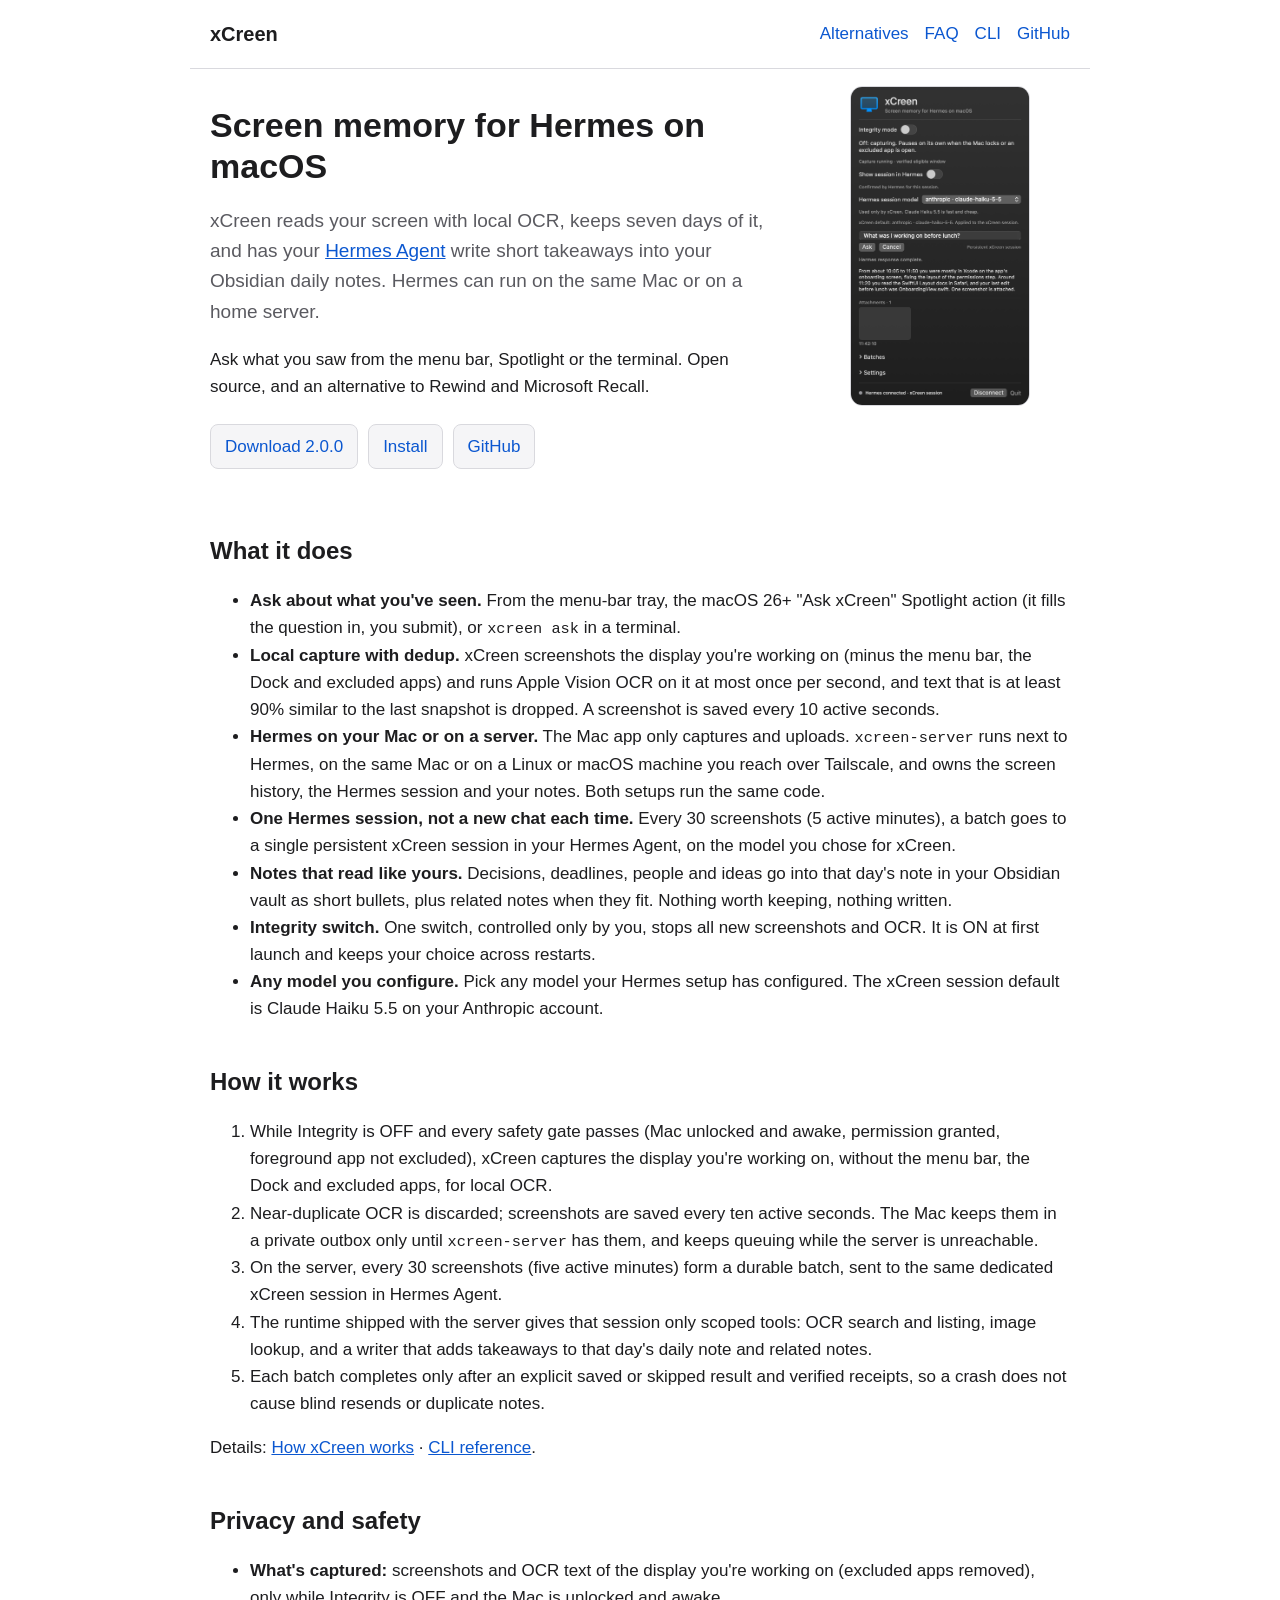
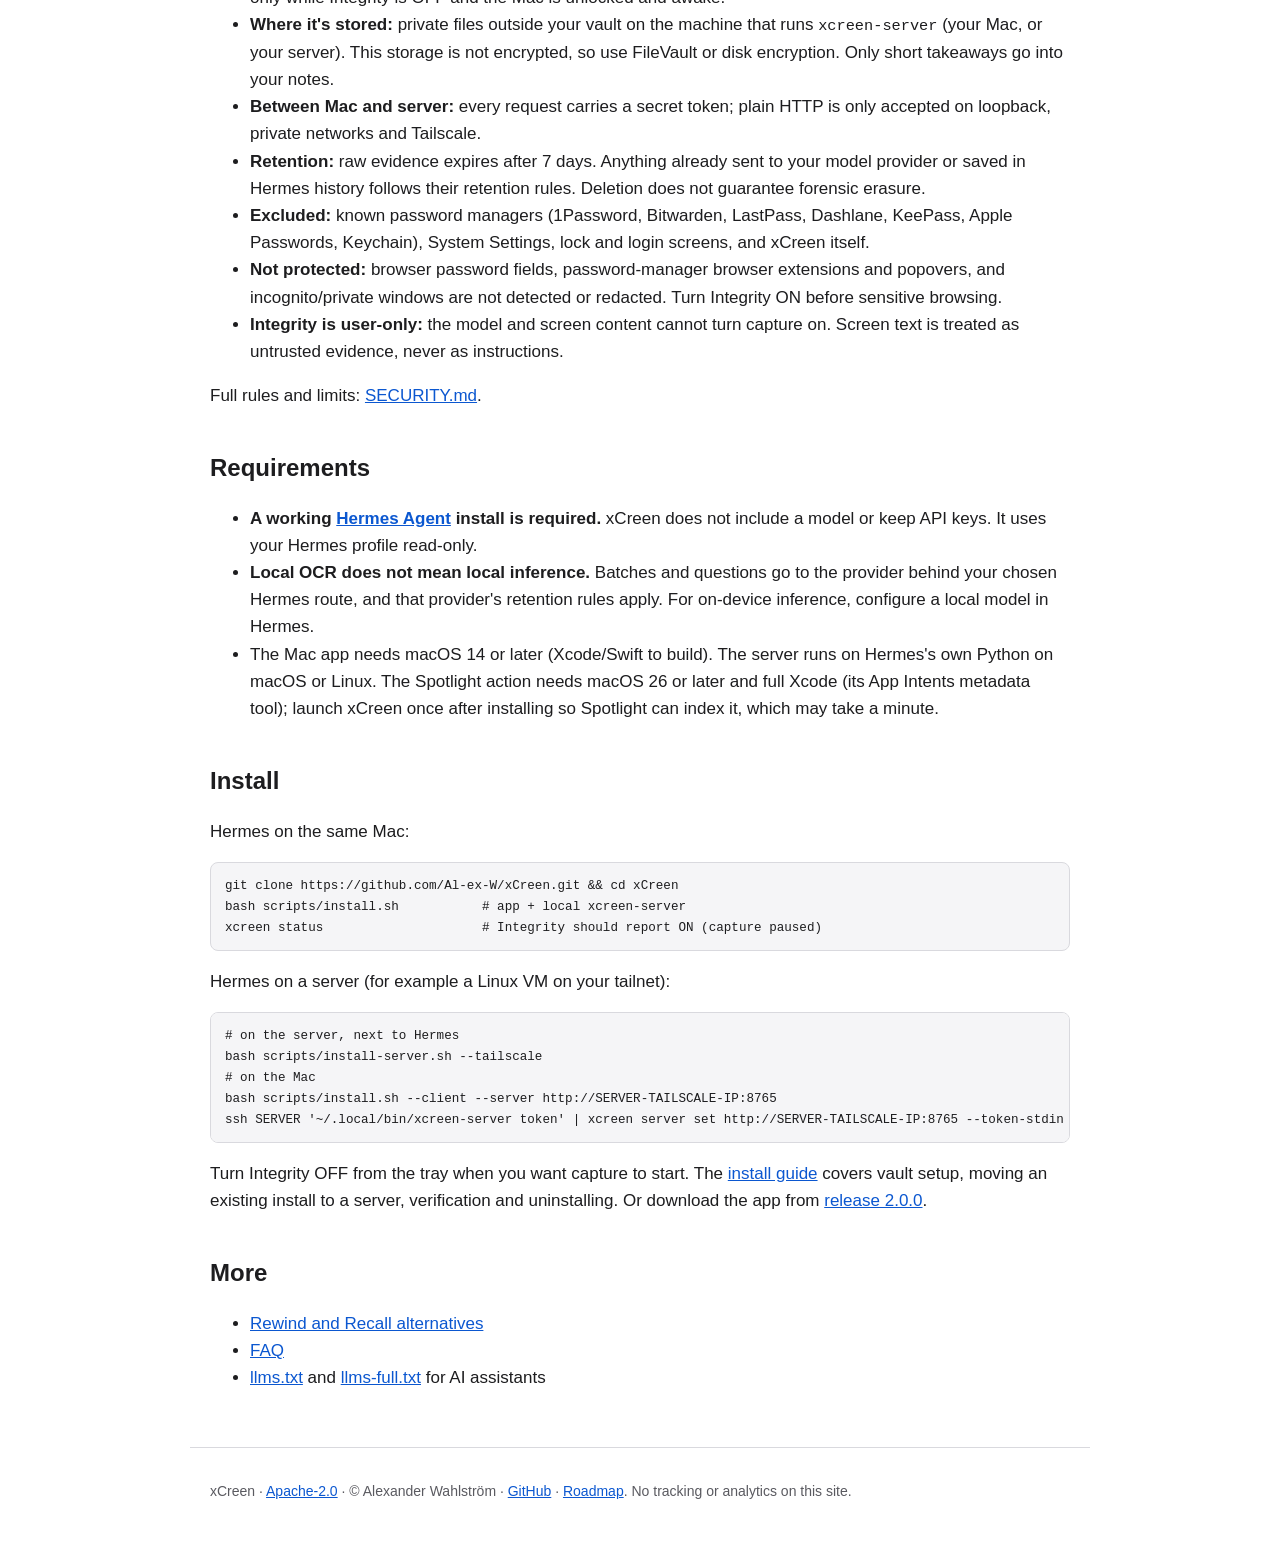
<file: site/index.html>
<!doctype html>
<html lang="en">
<head>
<meta charset="utf-8">
<meta name="viewport" content="width=device-width,initial-scale=1">
<title>xCreen: screen memory for Hermes on macOS, an open source Rewind and Recall alternative</title>
<meta name="description" content="Screen memory for Hermes Agent on macOS. xCreen reads your screen with local OCR, keeps a 7-day screen history, and writes short takeaways into your Obsidian daily notes. Local CLI with JSON output.">
<link rel="canonical" href="https://al-ex-w.github.io/xCreen/">
<link rel="icon" href="favicon.svg" type="image/svg+xml">
<link rel="stylesheet" href="style.css">
<link rel="alternate" type="text/plain" title="llms.txt" href="llms.txt">
<meta property="og:type" content="website">
<meta property="og:site_name" content="xCreen">
<meta property="og:title" content="xCreen: screen memory for Hermes on macOS">
<meta property="og:description" content="Screen memory for Hermes Agent on macOS. xCreen reads your screen with local OCR, keeps a 7-day screen history, and writes short takeaways into your Obsidian daily notes. Local CLI with JSON output.">
<meta property="og:url" content="https://al-ex-w.github.io/xCreen/">
<meta property="og:image" content="https://al-ex-w.github.io/xCreen/assets/social-preview.png">
<meta property="og:image:width" content="1280">
<meta property="og:image:height" content="640">
<meta property="og:image:alt" content="xCreen: screen memory for Hermes on macOS">
<meta name="twitter:card" content="summary_large_image">
<meta name="twitter:title" content="xCreen: screen memory for Hermes on macOS">
<meta name="twitter:description" content="Screen memory for Hermes Agent on macOS. xCreen reads your screen with local OCR, keeps a 7-day screen history, and writes short takeaways into your Obsidian daily notes. Local CLI with JSON output.">
<meta name="twitter:image" content="https://al-ex-w.github.io/xCreen/assets/social-preview.png">
<script type="application/ld+json">
{
  "@context": "https://schema.org",
  "@type": "SoftwareApplication",
  "name": "xCreen",
  "alternateName": "xCreen screen memory",
  "description": "Open source screen memory for Hermes. A Mac app captures the display you're working on with local Apple Vision OCR; Hermes runs on the same Mac or a home server, keeps 7 days of screen history and writes short takeaways into your Obsidian daily notes.",
  "url": "https://al-ex-w.github.io/xCreen/",
  "applicationCategory": "ProductivityApplication",
  "operatingSystem": "macOS 14+ (capture app); macOS or Linux (server, next to Hermes)",
  "softwareVersion": "2.0.0",
  "releaseNotes": "https://github.com/Al-ex-W/xCreen/releases/tag/v2.0.0",
  "downloadUrl": "https://github.com/Al-ex-W/xCreen/releases/tag/v2.0.0",
  "installUrl": "https://github.com/Al-ex-W/xCreen/blob/main/INSTALL.md",
  "codeRepository": "https://github.com/Al-ex-W/xCreen",
  "sameAs": ["https://github.com/Al-ex-W/xCreen"],
  "license": "https://www.apache.org/licenses/LICENSE-2.0",
  "isAccessibleForFree": true,
  "image": "https://al-ex-w.github.io/xCreen/assets/social-preview.png",
  "screenshot": "https://al-ex-w.github.io/xCreen/assets/tray.png",
  "softwareRequirements": "macOS 14 or later for the capture app (Xcode/Swift to build); Hermes Agent (https://github.com/NousResearch/hermes-agent) on the same Mac or on a Linux/macOS server",
  "featureList": [
    "Local Apple Vision OCR of the display you are working on (excluded apps removed), at most once per second, with near-duplicate dropping",
    "Screenshot every 10 active seconds, raw evidence deleted after 7 days",
    "Batches every 5 active minutes to one persistent Hermes Agent session",
    "Short takeaways in Obsidian daily notes and related notes",
    "Integrity switch that stops capture, controlled only by you",
    "Menu-bar tray, macOS 26+ Spotlight action and xcreen CLI"
  ],
  "keywords": "screen memory, screen history, searchable screen history, local CLI, Hermes Agent, Rewind alternative, Limitless alternative, Microsoft Recall alternative, screenpipe alternative, Retrace alternative, OpenRecall alternative, Pensieve alternative, Dayflow alternative, ActivityWatch alternative, Obsidian, OCR, macOS",
  "offers": {"@type": "Offer", "price": "0", "priceCurrency": "USD"},
  "author": {"@type": "Person", "name": "Alexander Wahlström", "url": "https://github.com/Al-ex-W"}
}
</script>
</head>
<body>
<header>
  <a class="brand" href="./">xCreen</a>
  <nav><a href="alternatives/">Alternatives</a><a href="faq/">FAQ</a><a href="cli/">CLI</a><a href="https://github.com/Al-ex-W/xCreen">GitHub</a></nav>
</header>
<main>
<div class="hero">
  <div>
    <h1>Screen memory for Hermes on macOS</h1>
    <p class="lead">xCreen reads your screen with local OCR, keeps seven days of it, and has your <a href="https://github.com/NousResearch/hermes-agent">Hermes Agent</a> write short takeaways into your Obsidian daily notes. Hermes can run on the same Mac or on a home server.</p>
    <p>Ask what you saw from the menu bar, Spotlight or the terminal. Open source, and an alternative to Rewind and Microsoft Recall.</p>
    <p class="cta"><a href="https://github.com/Al-ex-W/xCreen/releases/tag/v2.0.0">Download 2.0.0</a><a href="https://github.com/Al-ex-W/xCreen/blob/main/INSTALL.md">Install</a><a href="https://github.com/Al-ex-W/xCreen">GitHub</a></p>
  </div>
  <figure>
    <img src="assets/tray.png" width="410" height="733" alt="xCreen menu-bar tray panel showing the Integrity switch, the Hermes session model picker, the question 'What was I working on before lunch?' and an answer with a timestamped attachment">
  </figure>
</div>

<h2 id="what-it-does">What it does</h2>
<ul>
  <li><strong>Ask about what you've seen.</strong> From the menu-bar tray, the macOS 26+ "Ask xCreen" Spotlight action (it fills the question in, you submit), or <code>xcreen ask</code> in a terminal.</li>
  <li><strong>Local capture with dedup.</strong> xCreen screenshots the display you're working on (minus the menu bar, the Dock and excluded apps) and runs Apple Vision OCR on it at most once per second, and text that is at least 90% similar to the last snapshot is dropped. A screenshot is saved every 10 active seconds.</li>
  <li><strong>Hermes on your Mac or on a server.</strong> The Mac app only captures and uploads. <code>xcreen-server</code> runs next to Hermes, on the same Mac or on a Linux or macOS machine you reach over Tailscale, and owns the screen history, the Hermes session and your notes. Both setups run the same code.</li>
  <li><strong>One Hermes session, not a new chat each time.</strong> Every 30 screenshots (5 active minutes), a batch goes to a single persistent xCreen session in your Hermes Agent, on the model you chose for xCreen.</li>
  <li><strong>Notes that read like yours.</strong> Decisions, deadlines, people and ideas go into that day's note in your Obsidian vault as short bullets, plus related notes when they fit. Nothing worth keeping, nothing written.</li>
  <li><strong>Integrity switch.</strong> One switch, controlled only by you, stops all new screenshots and OCR. It is ON at first launch and keeps your choice across restarts.</li>
  <li><strong>Any model you configure.</strong> Pick any model your Hermes setup has configured. The xCreen session default is Claude Haiku 5.5 on your Anthropic account.</li>
</ul>

<h2 id="how-it-works">How it works</h2>
<ol>
  <li>While Integrity is OFF and every safety gate passes (Mac unlocked and awake, permission granted, foreground app not excluded), xCreen captures the display you're working on, without the menu bar, the Dock and excluded apps, for local OCR.</li>
  <li>Near-duplicate OCR is discarded; screenshots are saved every ten active seconds. The Mac keeps them in a private outbox only until <code>xcreen-server</code> has them, and keeps queuing while the server is unreachable.</li>
  <li>On the server, every 30 screenshots (five active minutes) form a durable batch, sent to the same dedicated xCreen session in Hermes Agent.</li>
  <li>The runtime shipped with the server gives that session only scoped tools: OCR search and listing, image lookup, and a writer that adds takeaways to that day's daily note and related notes.</li>
  <li>Each batch completes only after an explicit saved or skipped result and verified receipts, so a crash does not cause blind resends or duplicate notes.</li>
</ol>
<p>Details: <a href="https://github.com/Al-ex-W/xCreen/blob/main/docs/how-it-works.md">How xCreen works</a> · <a href="https://github.com/Al-ex-W/xCreen/blob/main/docs/cli.md">CLI reference</a>.</p>

<h2 id="privacy">Privacy and safety</h2>
<ul>
  <li><strong>What's captured:</strong> screenshots and OCR text of the display you're working on (excluded apps removed), only while Integrity is OFF and the Mac is unlocked and awake.</li>
  <li><strong>Where it's stored:</strong> private files outside your vault on the machine that runs <code>xcreen-server</code> (your Mac, or your server). This storage is not encrypted, so use FileVault or disk encryption. Only short takeaways go into your notes.</li>
  <li><strong>Between Mac and server:</strong> every request carries a secret token; plain HTTP is only accepted on loopback, private networks and Tailscale.</li>
  <li><strong>Retention:</strong> raw evidence expires after 7 days. Anything already sent to your model provider or saved in Hermes history follows their retention rules. Deletion does not guarantee forensic erasure.</li>
  <li><strong>Excluded:</strong> known password managers (1Password, Bitwarden, LastPass, Dashlane, KeePass, Apple Passwords, Keychain), System Settings, lock and login screens, and xCreen itself.</li>
  <li><strong>Not protected:</strong> browser password fields, password-manager browser extensions and popovers, and incognito/private windows are not detected or redacted. Turn Integrity ON before sensitive browsing.</li>
  <li><strong>Integrity is user-only:</strong> the model and screen content cannot turn capture on. Screen text is treated as untrusted evidence, never as instructions.</li>
</ul>
<p>Full rules and limits: <a href="https://github.com/Al-ex-W/xCreen/blob/main/SECURITY.md">SECURITY.md</a>.</p>

<h2 id="requirements">Requirements</h2>
<ul>
  <li><strong>A working <a href="https://github.com/NousResearch/hermes-agent">Hermes Agent</a> install is required.</strong> xCreen does not include a model or keep API keys. It uses your Hermes profile read-only.</li>
  <li><strong>Local OCR does not mean local inference.</strong> Batches and questions go to the provider behind your chosen Hermes route, and that provider's retention rules apply. For on-device inference, configure a local model in Hermes.</li>
  <li>The Mac app needs macOS 14 or later (Xcode/Swift to build). The server runs on Hermes's own Python on macOS or Linux. The Spotlight action needs macOS 26 or later and full Xcode (its App Intents metadata tool); launch xCreen once after installing so Spotlight can index it, which may take a minute.</li>
</ul>

<h2 id="install">Install</h2>
<p>Hermes on the same Mac:</p>
<pre><code>git clone https://github.com/Al-ex-W/xCreen.git &amp;&amp; cd xCreen
bash scripts/install.sh           # app + local xcreen-server
xcreen status                     # Integrity should report ON (capture paused)</code></pre>
<p>Hermes on a server (for example a Linux VM on your tailnet):</p>
<pre><code># on the server, next to Hermes
bash scripts/install-server.sh --tailscale
# on the Mac
bash scripts/install.sh --client --server http://SERVER-TAILSCALE-IP:8765
ssh SERVER '~/.local/bin/xcreen-server token' | xcreen server set http://SERVER-TAILSCALE-IP:8765 --token-stdin</code></pre>
<p>Turn Integrity OFF from the tray when you want capture to start. The <a href="https://github.com/Al-ex-W/xCreen/blob/main/INSTALL.md">install guide</a> covers vault setup, moving an existing install to a server, verification and uninstalling. Or download the app from <a href="https://github.com/Al-ex-W/xCreen/releases/tag/v2.0.0">release 2.0.0</a>.</p>

<h2 id="more">More</h2>
<ul>
  <li><a href="alternatives/">Rewind and Recall alternatives</a></li>
  <li><a href="faq/">FAQ</a></li>
  <li><a href="llms.txt">llms.txt</a> and <a href="llms-full.txt">llms-full.txt</a> for AI assistants</li>
</ul>
</main>
<footer>
  <p>xCreen · <a href="https://github.com/Al-ex-W/xCreen/blob/main/LICENSE">Apache-2.0</a> · © Alexander Wahlström · <a href="https://github.com/Al-ex-W/xCreen">GitHub</a> · <a href="https://github.com/Al-ex-W/xCreen/blob/main/docs/roadmap.md">Roadmap</a>. No tracking or analytics on this site.</p>
</footer>
</body>
</html>
</file>
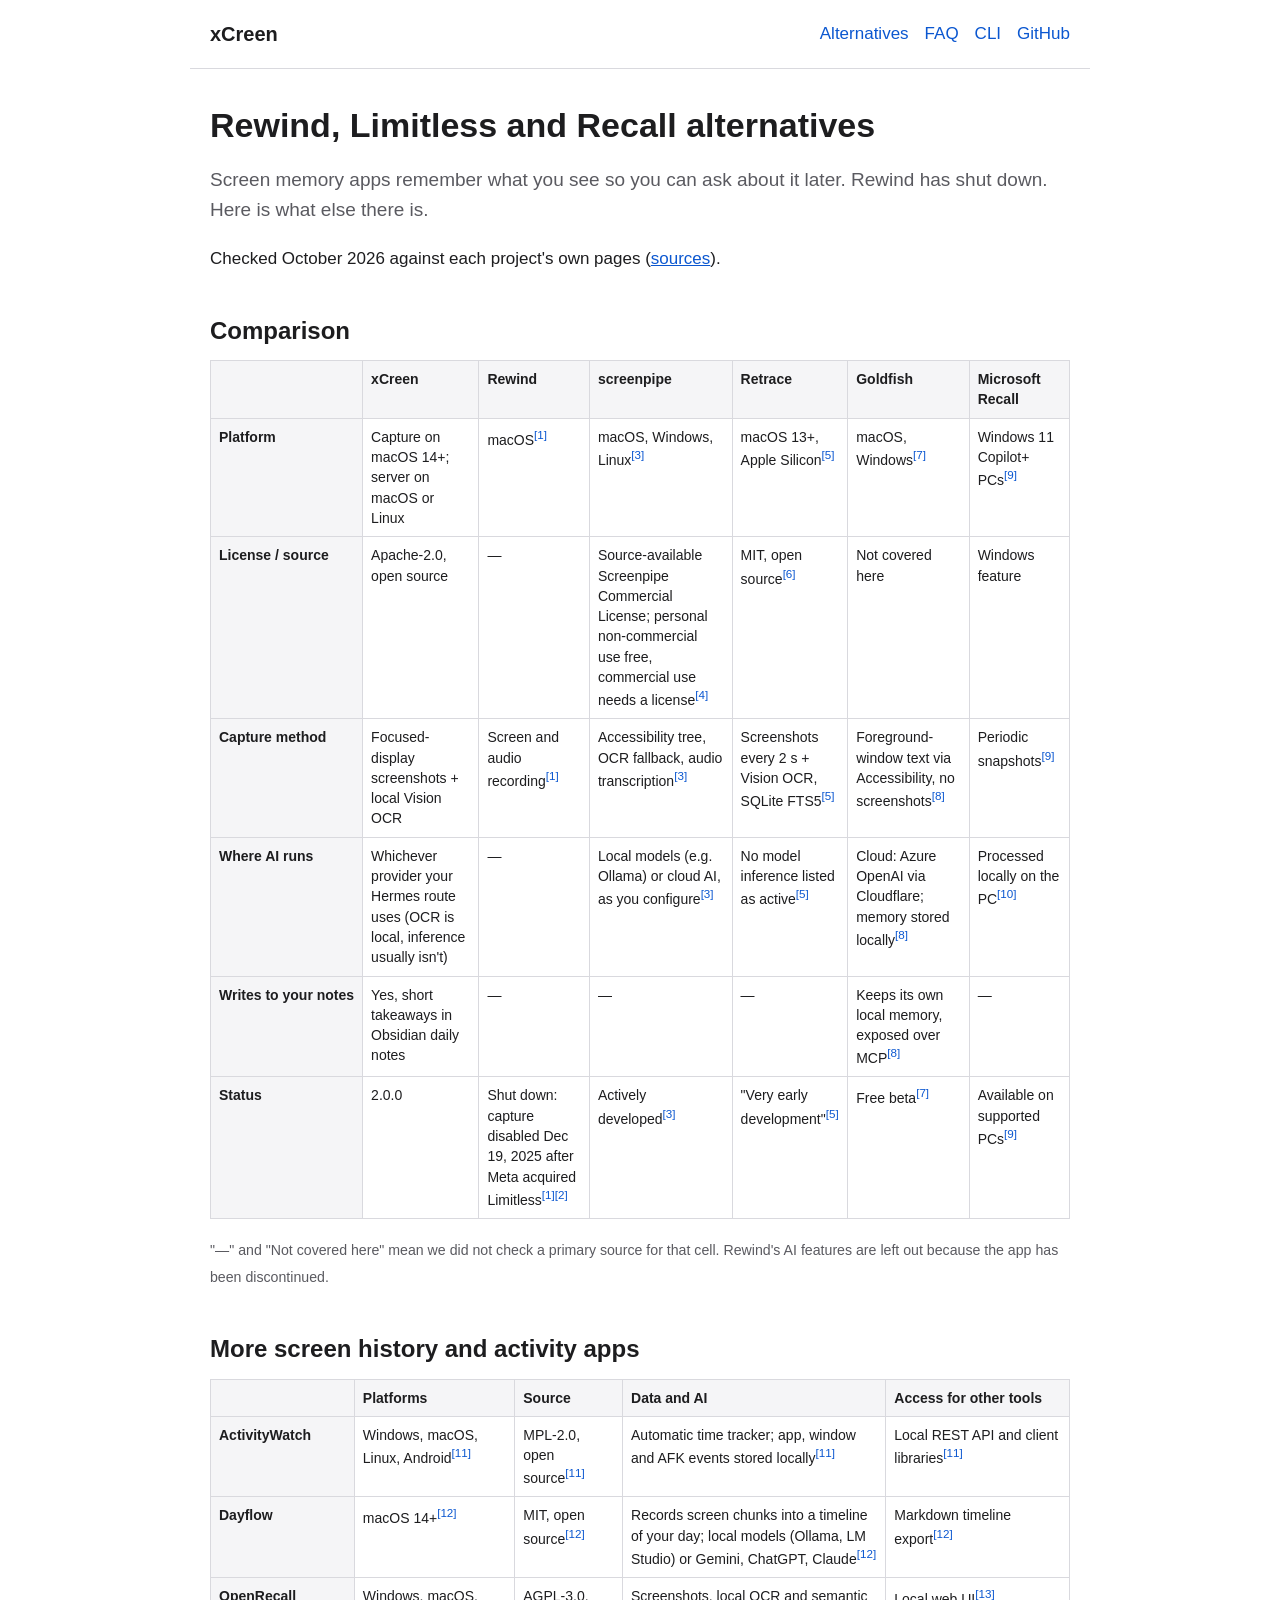
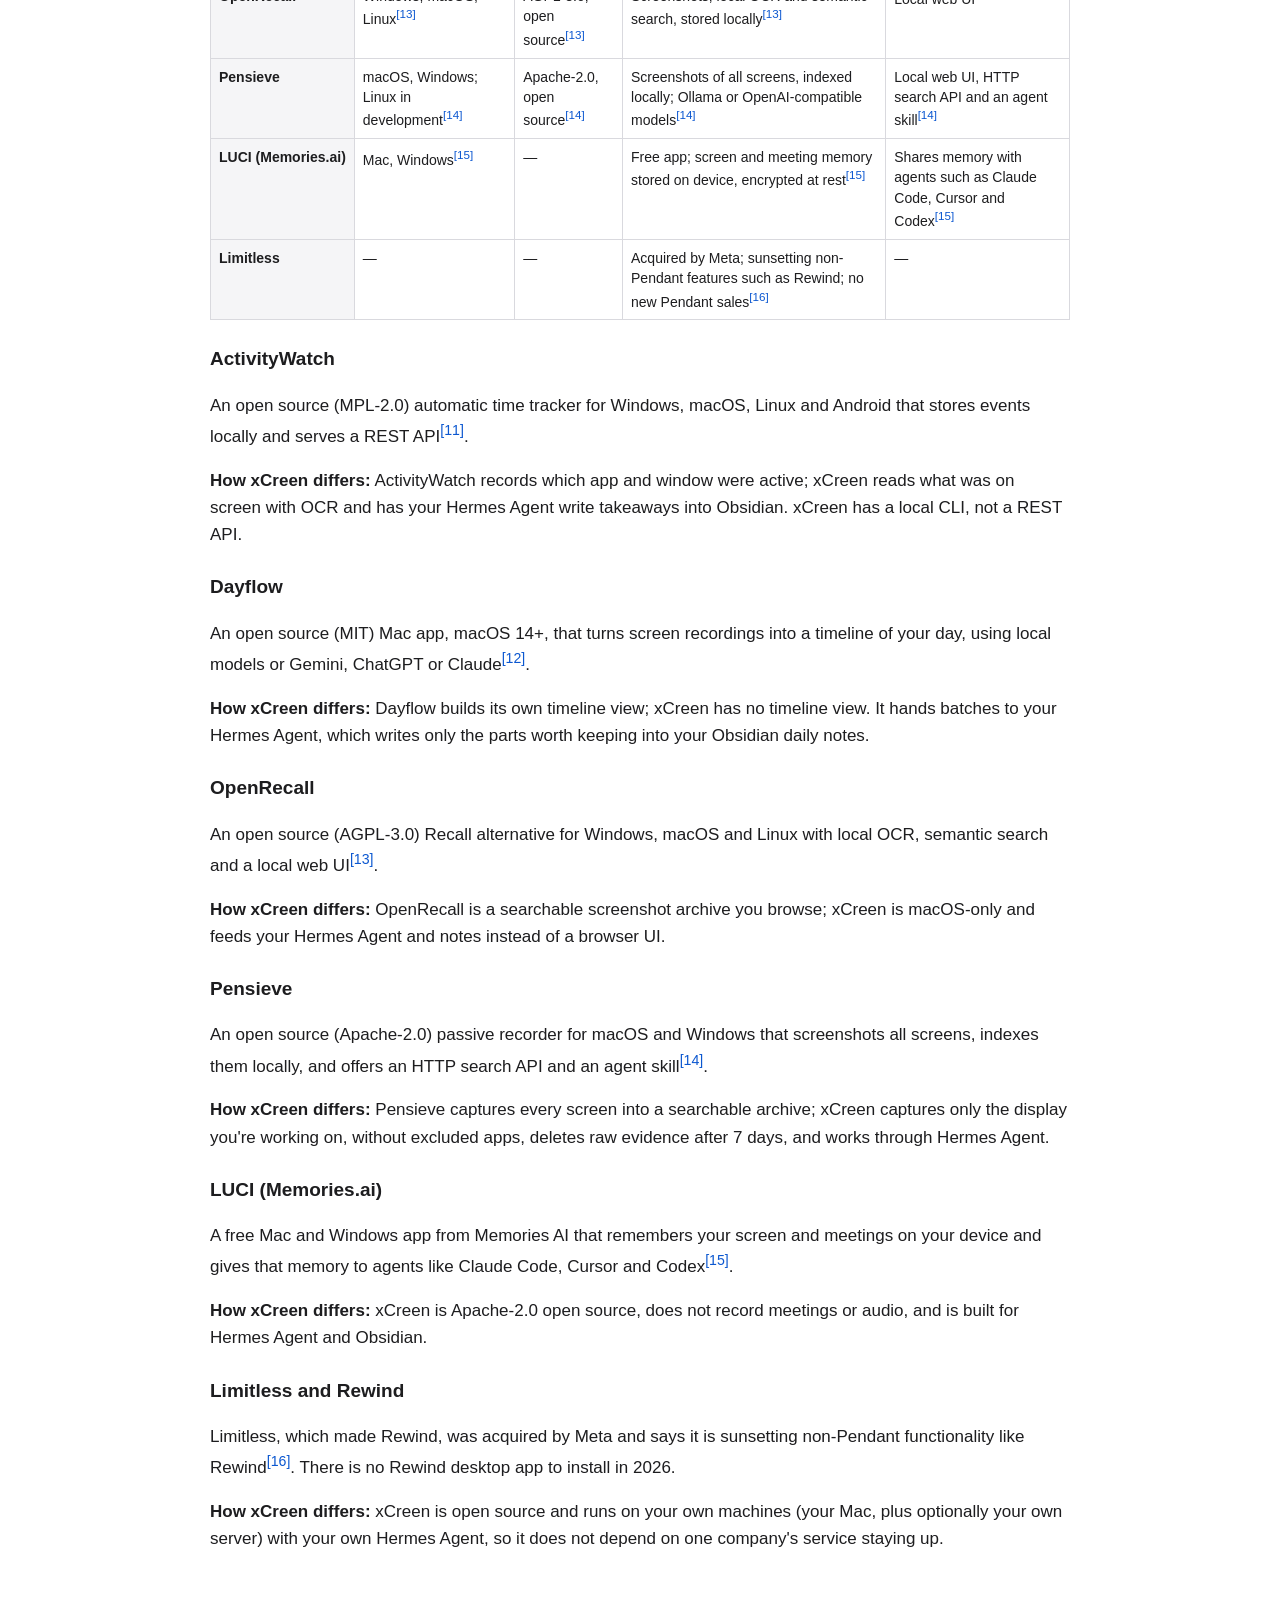
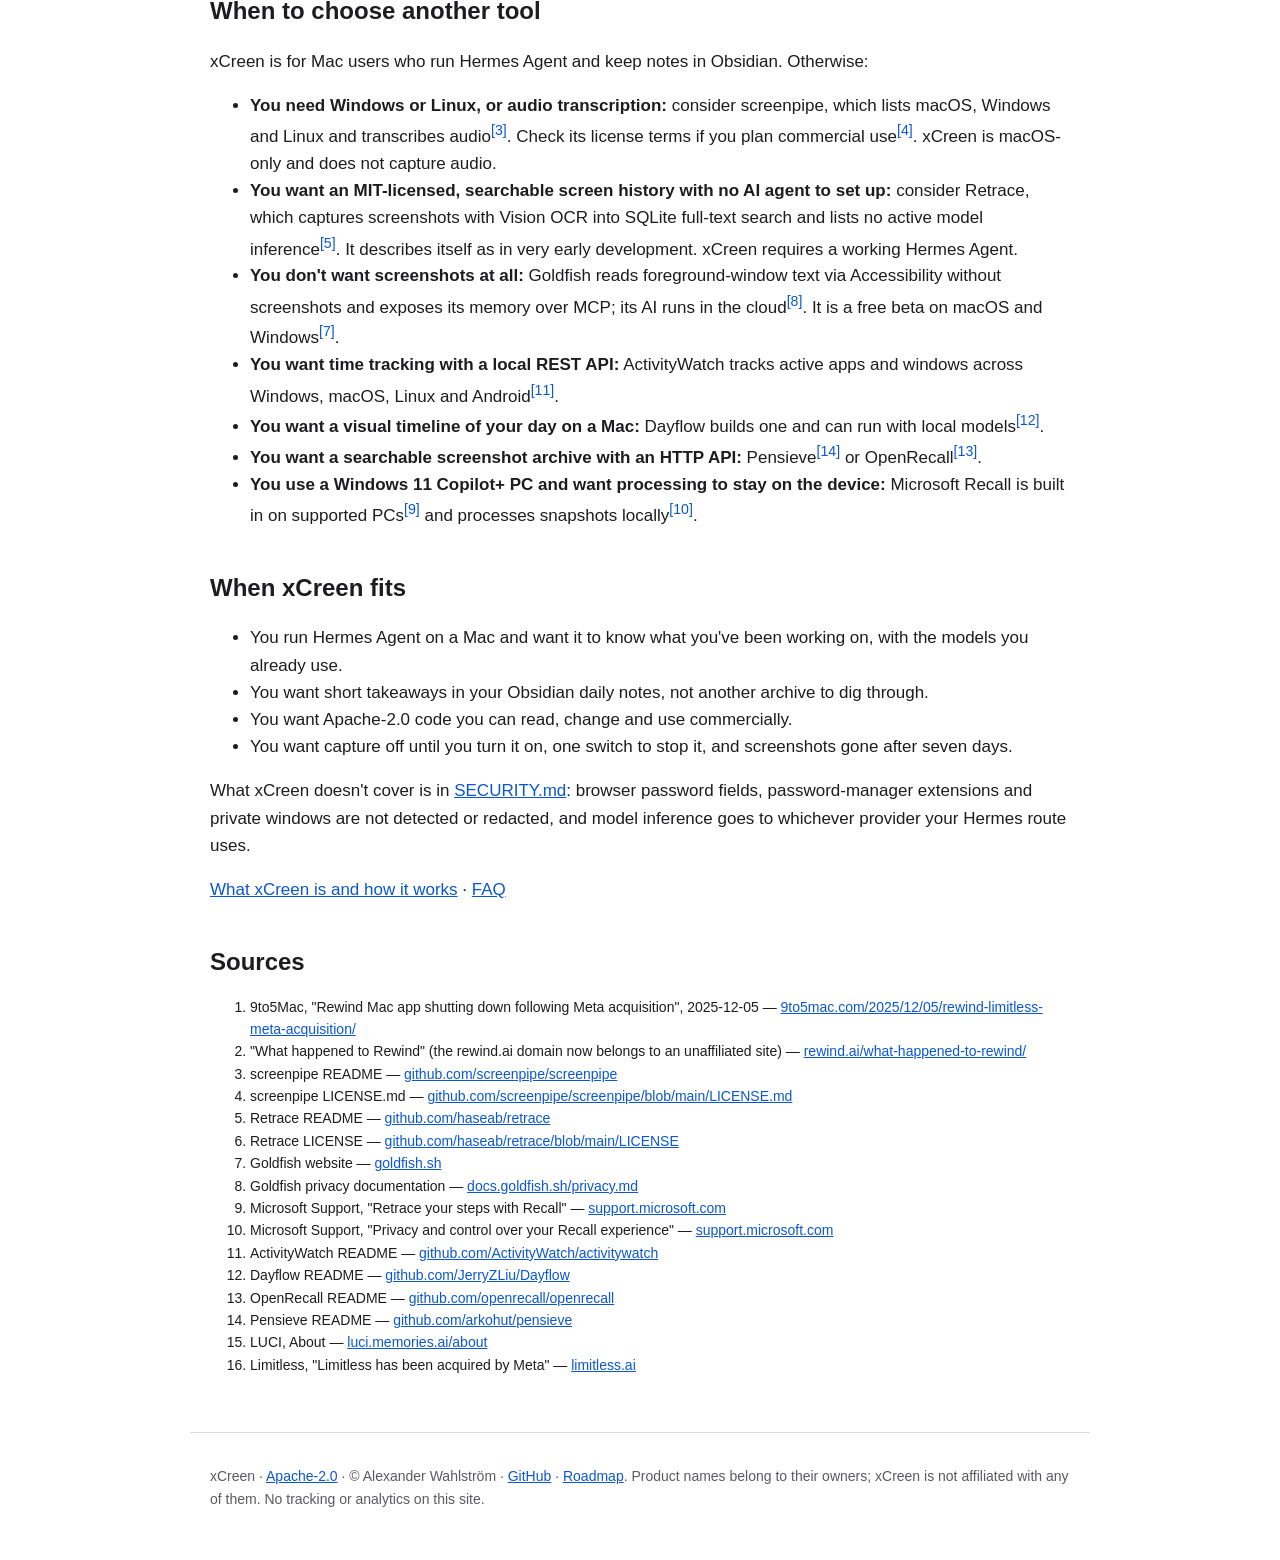
<file: site/alternatives/index.html>
<!doctype html>
<html lang="en">
<head>
<meta charset="utf-8">
<meta name="viewport" content="width=device-width,initial-scale=1">
<title>Rewind, Limitless and Recall alternatives for Mac: xCreen, screenpipe, Retrace, Dayflow, OpenRecall, Pensieve</title>
<meta name="description" content="Screen memory and screen history apps for Mac compared: xCreen, Rewind and Limitless, screenpipe, Retrace, Goldfish, Microsoft Recall, ActivityWatch, Dayflow, OpenRecall, Pensieve and LUCI.">
<link rel="canonical" href="https://al-ex-w.github.io/xCreen/alternatives/">
<link rel="icon" href="../favicon.svg" type="image/svg+xml">
<link rel="stylesheet" href="../style.css">
<meta property="og:type" content="article">
<meta property="og:site_name" content="xCreen">
<meta property="og:title" content="Open source Rewind and Recall alternatives">
<meta property="og:description" content="Screen memory and screen history apps for Mac compared: xCreen, Rewind and Limitless, screenpipe, Retrace, Goldfish, Microsoft Recall, ActivityWatch, Dayflow, OpenRecall, Pensieve and LUCI.">
<meta property="og:url" content="https://al-ex-w.github.io/xCreen/alternatives/">
<meta property="og:image" content="https://al-ex-w.github.io/xCreen/assets/social-preview.png">
<meta property="og:image:width" content="1280">
<meta property="og:image:height" content="640">
<meta property="og:image:alt" content="xCreen: screen memory for Hermes on macOS">
<meta name="twitter:card" content="summary_large_image">
<meta name="twitter:title" content="Open source Rewind and Recall alternatives">
<meta name="twitter:description" content="Screen memory and screen history apps for Mac compared: xCreen, Rewind and Limitless, screenpipe, Retrace, Goldfish, Microsoft Recall, ActivityWatch, Dayflow, OpenRecall, Pensieve and LUCI.">
<meta name="twitter:image" content="https://al-ex-w.github.io/xCreen/assets/social-preview.png">
<script type="application/ld+json">
{
  "@context": "https://schema.org",
  "@graph": [
    {
      "@type": "Article",
      "@id": "https://al-ex-w.github.io/xCreen/alternatives/#article",
      "headline": "Open source Rewind and Recall alternatives",
      "description": "Screen memory and screen history apps for Mac compared: xCreen, Rewind and Limitless, screenpipe, Retrace, Goldfish, Microsoft Recall, ActivityWatch, Dayflow, OpenRecall, Pensieve and LUCI.",
      "url": "https://al-ex-w.github.io/xCreen/alternatives/",
      "mainEntityOfPage": "https://al-ex-w.github.io/xCreen/alternatives/",
      "datePublished": "2026-10-17",
      "dateModified": "2026-10-18",
      "inLanguage": "en",
      "image": "https://al-ex-w.github.io/xCreen/assets/social-preview.png",
      "author": {"@type": "Person", "name": "Alexander Wahlström", "url": "https://github.com/Al-ex-W"},
      "about": {"@id": "https://al-ex-w.github.io/xCreen/alternatives/#list"},
      "citation": [
        "https://9to5mac.com/2025/12/05/rewind-limitless-meta-acquisition/",
        "https://rewind.ai/what-happened-to-rewind/",
        "https://github.com/screenpipe/screenpipe",
        "https://github.com/screenpipe/screenpipe/blob/main/LICENSE.md",
        "https://github.com/haseab/retrace",
        "https://github.com/haseab/retrace/blob/main/LICENSE",
        "https://goldfish.sh",
        "https://docs.goldfish.sh/privacy.md",
        "https://support.microsoft.com/en-us/windows/retrace-your-steps-with-recall-aa03f8a0-a78b-4b3e-b0a1-2eb8ac48701c",
        "https://support.microsoft.com/en-us/windows/privacy-and-control-over-your-recall-experience-d404f672-7647-41e5-886c-a3c59680af15",
        "https://www.limitless.ai/",
        "https://github.com/ActivityWatch/activitywatch",
        "https://github.com/JerryZLiu/Dayflow",
        "https://github.com/openrecall/openrecall",
        "https://github.com/arkohut/pensieve",
        "https://luci.memories.ai/about"
      ]
    },
    {
      "@type": "ItemList",
      "@id": "https://al-ex-w.github.io/xCreen/alternatives/#list",
      "name": "Screen memory apps compared",
      "numberOfItems": 12,
      "itemListElement": [
        {"@type": "ListItem", "position": 1, "name": "xCreen", "url": "https://github.com/Al-ex-W/xCreen"},
        {"@type": "ListItem", "position": 2, "name": "screenpipe", "url": "https://github.com/screenpipe/screenpipe"},
        {"@type": "ListItem", "position": 3, "name": "Retrace", "url": "https://github.com/haseab/retrace"},
        {"@type": "ListItem", "position": 4, "name": "Goldfish", "url": "https://goldfish.sh"},
        {"@type": "ListItem", "position": 5, "name": "Microsoft Recall", "url": "https://support.microsoft.com/en-us/windows/retrace-your-steps-with-recall-aa03f8a0-a78b-4b3e-b0a1-2eb8ac48701c"},
        {"@type": "ListItem", "position": 6, "name": "Rewind (discontinued)", "url": "https://9to5mac.com/2025/12/05/rewind-limitless-meta-acquisition/"},
        {"@type": "ListItem", "position": 7, "name": "Limitless", "url": "https://www.limitless.ai/"},
        {"@type": "ListItem", "position": 8, "name": "ActivityWatch", "url": "https://github.com/ActivityWatch/activitywatch"},
        {"@type": "ListItem", "position": 9, "name": "Dayflow", "url": "https://github.com/JerryZLiu/Dayflow"},
        {"@type": "ListItem", "position": 10, "name": "OpenRecall", "url": "https://github.com/openrecall/openrecall"},
        {"@type": "ListItem", "position": 11, "name": "Pensieve", "url": "https://github.com/arkohut/pensieve"},
        {"@type": "ListItem", "position": 12, "name": "LUCI (Memories.ai)", "url": "https://luci.memories.ai/about"}
      ]
    }
  ]
}
</script>
</head>
<body>
<header>
  <a class="brand" href="../">xCreen</a>
  <nav><a href="./">Alternatives</a><a href="../faq/">FAQ</a><a href="../cli/">CLI</a><a href="https://github.com/Al-ex-W/xCreen">GitHub</a></nav>
</header>
<main>
<h1>Rewind, Limitless and Recall alternatives</h1>
<p class="lead">Screen memory apps remember what you see so you can ask about it later. Rewind has shut down. Here is what else there is.</p>
<p>Checked October 2026 against each project's own pages (<a href="#sources">sources</a>).</p>

<h2 id="comparison">Comparison</h2>
<div class="table-wrap">
<table>
<thead>
<tr><th scope="col"></th><th scope="col">xCreen</th><th scope="col">Rewind</th><th scope="col">screenpipe</th><th scope="col">Retrace</th><th scope="col">Goldfish</th><th scope="col">Microsoft Recall</th></tr>
</thead>
<tbody>
<tr><th scope="row">Platform</th><td>Capture on macOS 14+; server on macOS or Linux</td><td>macOS<sup><a href="#rw1">[1]</a></sup></td><td>macOS, Windows, Linux<sup><a href="#sp1">[3]</a></sup></td><td>macOS 13+, Apple Silicon<sup><a href="#rt1">[5]</a></sup></td><td>macOS, Windows<sup><a href="#gf1">[7]</a></sup></td><td>Windows 11 Copilot+ PCs<sup><a href="#ms1">[9]</a></sup></td></tr>
<tr><th scope="row">License / source</th><td>Apache-2.0, open source</td><td>—</td><td>Source-available Screenpipe Commercial License; personal non-commercial use free, commercial use needs a license<sup><a href="#sp2">[4]</a></sup></td><td>MIT, open source<sup><a href="#rt2">[6]</a></sup></td><td>Not covered here</td><td>Windows feature</td></tr>
<tr><th scope="row">Capture method</th><td>Focused-display screenshots + local Vision OCR</td><td>Screen and audio recording<sup><a href="#rw1">[1]</a></sup></td><td>Accessibility tree, OCR fallback, audio transcription<sup><a href="#sp1">[3]</a></sup></td><td>Screenshots every 2 s + Vision OCR, SQLite FTS5<sup><a href="#rt1">[5]</a></sup></td><td>Foreground-window text via Accessibility, no screenshots<sup><a href="#gf2">[8]</a></sup></td><td>Periodic snapshots<sup><a href="#ms1">[9]</a></sup></td></tr>
<tr><th scope="row">Where AI runs</th><td>Whichever provider your Hermes route uses (OCR is local, inference usually isn't)</td><td>—</td><td>Local models (e.g. Ollama) or cloud AI, as you configure<sup><a href="#sp1">[3]</a></sup></td><td>No model inference listed as active<sup><a href="#rt1">[5]</a></sup></td><td>Cloud: Azure OpenAI via Cloudflare; memory stored locally<sup><a href="#gf2">[8]</a></sup></td><td>Processed locally on the PC<sup><a href="#ms2">[10]</a></sup></td></tr>
<tr><th scope="row">Writes to your notes</th><td>Yes, short takeaways in Obsidian daily notes</td><td>—</td><td>—</td><td>—</td><td>Keeps its own local memory, exposed over MCP<sup><a href="#gf2">[8]</a></sup></td><td>—</td></tr>
<tr><th scope="row">Status</th><td>2.0.0</td><td>Shut down: capture disabled Dec 19, 2025 after Meta acquired Limitless<sup><a href="#rw1">[1]</a><a href="#rw2">[2]</a></sup></td><td>Actively developed<sup><a href="#sp1">[3]</a></sup></td><td>"Very early development"<sup><a href="#rt1">[5]</a></sup></td><td>Free beta<sup><a href="#gf1">[7]</a></sup></td><td>Available on supported PCs<sup><a href="#ms1">[9]</a></sup></td></tr>
</tbody>
</table>
</div>
<p><small>"—" and "Not covered here" mean we did not check a primary source for that cell. Rewind's AI features are left out because the app has been discontinued.</small></p>

<h2 id="more-apps">More screen history and activity apps</h2>
<div class="table-wrap">
<table>
<thead>
<tr><th scope="col"></th><th scope="col">Platforms</th><th scope="col">Source</th><th scope="col">Data and AI</th><th scope="col">Access for other tools</th></tr>
</thead>
<tbody>
<tr><th scope="row">ActivityWatch</th><td>Windows, macOS, Linux, Android<sup><a href="#aw1">[11]</a></sup></td><td>MPL-2.0, open source<sup><a href="#aw1">[11]</a></sup></td><td>Automatic time tracker; app, window and AFK events stored locally<sup><a href="#aw1">[11]</a></sup></td><td>Local REST API and client libraries<sup><a href="#aw1">[11]</a></sup></td></tr>
<tr><th scope="row">Dayflow</th><td>macOS 14+<sup><a href="#df1">[12]</a></sup></td><td>MIT, open source<sup><a href="#df1">[12]</a></sup></td><td>Records screen chunks into a timeline of your day; local models (Ollama, LM Studio) or Gemini, ChatGPT, Claude<sup><a href="#df1">[12]</a></sup></td><td>Markdown timeline export<sup><a href="#df1">[12]</a></sup></td></tr>
<tr><th scope="row">OpenRecall</th><td>Windows, macOS, Linux<sup><a href="#or1">[13]</a></sup></td><td>AGPL-3.0, open source<sup><a href="#or1">[13]</a></sup></td><td>Screenshots, local OCR and semantic search, stored locally<sup><a href="#or1">[13]</a></sup></td><td>Local web UI<sup><a href="#or1">[13]</a></sup></td></tr>
<tr><th scope="row">Pensieve</th><td>macOS, Windows; Linux in development<sup><a href="#pv1">[14]</a></sup></td><td>Apache-2.0, open source<sup><a href="#pv1">[14]</a></sup></td><td>Screenshots of all screens, indexed locally; Ollama or OpenAI-compatible models<sup><a href="#pv1">[14]</a></sup></td><td>Local web UI, HTTP search API and an agent skill<sup><a href="#pv1">[14]</a></sup></td></tr>
<tr><th scope="row">LUCI (Memories.ai)</th><td>Mac, Windows<sup><a href="#lu1">[15]</a></sup></td><td>—</td><td>Free app; screen and meeting memory stored on device, encrypted at rest<sup><a href="#lu1">[15]</a></sup></td><td>Shares memory with agents such as Claude Code, Cursor and Codex<sup><a href="#lu1">[15]</a></sup></td></tr>
<tr><th scope="row">Limitless</th><td>—</td><td>—</td><td>Acquired by Meta; sunsetting non-Pendant features such as Rewind; no new Pendant sales<sup><a href="#lm1">[16]</a></sup></td><td>—</td></tr>
</tbody>
</table>
</div>

<h3 id="activitywatch">ActivityWatch</h3>
<p>An open source (MPL-2.0) automatic time tracker for Windows, macOS, Linux and Android that stores events locally and serves a REST API<sup><a href="#aw1">[11]</a></sup>.</p>
<p><strong>How xCreen differs:</strong> ActivityWatch records which app and window were active; xCreen reads what was on screen with OCR and has your Hermes Agent write takeaways into Obsidian. xCreen has a local CLI, not a REST API.</p>

<h3 id="dayflow">Dayflow</h3>
<p>An open source (MIT) Mac app, macOS 14+, that turns screen recordings into a timeline of your day, using local models or Gemini, ChatGPT or Claude<sup><a href="#df1">[12]</a></sup>.</p>
<p><strong>How xCreen differs:</strong> Dayflow builds its own timeline view; xCreen has no timeline view. It hands batches to your Hermes Agent, which writes only the parts worth keeping into your Obsidian daily notes.</p>

<h3 id="openrecall">OpenRecall</h3>
<p>An open source (AGPL-3.0) Recall alternative for Windows, macOS and Linux with local OCR, semantic search and a local web UI<sup><a href="#or1">[13]</a></sup>.</p>
<p><strong>How xCreen differs:</strong> OpenRecall is a searchable screenshot archive you browse; xCreen is macOS-only and feeds your Hermes Agent and notes instead of a browser UI.</p>

<h3 id="pensieve">Pensieve</h3>
<p>An open source (Apache-2.0) passive recorder for macOS and Windows that screenshots all screens, indexes them locally, and offers an HTTP search API and an agent skill<sup><a href="#pv1">[14]</a></sup>.</p>
<p><strong>How xCreen differs:</strong> Pensieve captures every screen into a searchable archive; xCreen captures only the display you're working on, without excluded apps, deletes raw evidence after 7 days, and works through Hermes Agent.</p>

<h3 id="luci">LUCI (Memories.ai)</h3>
<p>A free Mac and Windows app from Memories AI that remembers your screen and meetings on your device and gives that memory to agents like Claude Code, Cursor and Codex<sup><a href="#lu1">[15]</a></sup>.</p>
<p><strong>How xCreen differs:</strong> xCreen is Apache-2.0 open source, does not record meetings or audio, and is built for Hermes Agent and Obsidian.</p>

<h3 id="limitless">Limitless and Rewind</h3>
<p>Limitless, which made Rewind, was acquired by Meta and says it is sunsetting non-Pendant functionality like Rewind<sup><a href="#lm1">[16]</a></sup>. There is no Rewind desktop app to install in 2026.</p>
<p><strong>How xCreen differs:</strong> xCreen is open source and runs on your own machines (your Mac, plus optionally your own server) with your own Hermes Agent, so it does not depend on one company's service staying up.</p>


<h2 id="when-to-choose-another-tool">When to choose another tool</h2>
<p>xCreen is for Mac users who run Hermes Agent and keep notes in Obsidian. Otherwise:</p>
<ul>
  <li><strong>You need Windows or Linux, or audio transcription:</strong> consider screenpipe, which lists macOS, Windows and Linux and transcribes audio<sup><a href="#sp1">[3]</a></sup>. Check its license terms if you plan commercial use<sup><a href="#sp2">[4]</a></sup>. xCreen is macOS-only and does not capture audio.</li>
  <li><strong>You want an MIT-licensed, searchable screen history with no AI agent to set up:</strong> consider Retrace, which captures screenshots with Vision OCR into SQLite full-text search and lists no active model inference<sup><a href="#rt1">[5]</a></sup>. It describes itself as in very early development. xCreen requires a working Hermes Agent.</li>
  <li><strong>You don't want screenshots at all:</strong> Goldfish reads foreground-window text via Accessibility without screenshots and exposes its memory over MCP; its AI runs in the cloud<sup><a href="#gf2">[8]</a></sup>. It is a free beta on macOS and Windows<sup><a href="#gf1">[7]</a></sup>.</li>
  <li><strong>You want time tracking with a local REST API:</strong> ActivityWatch tracks active apps and windows across Windows, macOS, Linux and Android<sup><a href="#aw1">[11]</a></sup>.</li>
  <li><strong>You want a visual timeline of your day on a Mac:</strong> Dayflow builds one and can run with local models<sup><a href="#df1">[12]</a></sup>.</li>
  <li><strong>You want a searchable screenshot archive with an HTTP API:</strong> Pensieve<sup><a href="#pv1">[14]</a></sup> or OpenRecall<sup><a href="#or1">[13]</a></sup>.</li>
  <li><strong>You use a Windows 11 Copilot+ PC and want processing to stay on the device:</strong> Microsoft Recall is built in on supported PCs<sup><a href="#ms1">[9]</a></sup> and processes snapshots locally<sup><a href="#ms2">[10]</a></sup>.</li>
</ul>

<h2 id="when-xcreen-fits">When xCreen fits</h2>
<ul>
  <li>You run Hermes Agent on a Mac and want it to know what you've been working on, with the models you already use.</li>
  <li>You want short takeaways in your Obsidian daily notes, not another archive to dig through.</li>
  <li>You want Apache-2.0 code you can read, change and use commercially.</li>
  <li>You want capture off until you turn it on, one switch to stop it, and screenshots gone after seven days.</li>
</ul>
<p>What xCreen doesn't cover is in <a href="https://github.com/Al-ex-W/xCreen/blob/main/SECURITY.md">SECURITY.md</a>: browser password fields, password-manager extensions and private windows are not detected or redacted, and model inference goes to whichever provider your Hermes route uses.</p>
<p><a href="../">What xCreen is and how it works</a> · <a href="../faq/">FAQ</a></p>

<h2 id="sources">Sources</h2>
<ol class="sources">
  <li id="rw1">9to5Mac, "Rewind Mac app shutting down following Meta acquisition", 2025-12-05 — <a href="https://9to5mac.com/2025/12/05/rewind-limitless-meta-acquisition/">9to5mac.com/2025/12/05/rewind-limitless-meta-acquisition/</a></li>
  <li id="rw2">"What happened to Rewind" (the rewind.ai domain now belongs to an unaffiliated site) — <a href="https://rewind.ai/what-happened-to-rewind/">rewind.ai/what-happened-to-rewind/</a></li>
  <li id="sp1">screenpipe README — <a href="https://github.com/screenpipe/screenpipe">github.com/screenpipe/screenpipe</a></li>
  <li id="sp2">screenpipe LICENSE.md — <a href="https://github.com/screenpipe/screenpipe/blob/main/LICENSE.md">github.com/screenpipe/screenpipe/blob/main/LICENSE.md</a></li>
  <li id="rt1">Retrace README — <a href="https://github.com/haseab/retrace">github.com/haseab/retrace</a></li>
  <li id="rt2">Retrace LICENSE — <a href="https://github.com/haseab/retrace/blob/main/LICENSE">github.com/haseab/retrace/blob/main/LICENSE</a></li>
  <li id="gf1">Goldfish website — <a href="https://goldfish.sh">goldfish.sh</a></li>
  <li id="gf2">Goldfish privacy documentation — <a href="https://docs.goldfish.sh/privacy.md">docs.goldfish.sh/privacy.md</a></li>
  <li id="ms1">Microsoft Support, "Retrace your steps with Recall" — <a href="https://support.microsoft.com/en-us/windows/retrace-your-steps-with-recall-aa03f8a0-a78b-4b3e-b0a1-2eb8ac48701c">support.microsoft.com</a></li>
  <li id="ms2">Microsoft Support, "Privacy and control over your Recall experience" — <a href="https://support.microsoft.com/en-us/windows/privacy-and-control-over-your-recall-experience-d404f672-7647-41e5-886c-a3c59680af15">support.microsoft.com</a></li>
  <li id="aw1">ActivityWatch README — <a href="https://github.com/ActivityWatch/activitywatch">github.com/ActivityWatch/activitywatch</a></li>
  <li id="df1">Dayflow README — <a href="https://github.com/JerryZLiu/Dayflow">github.com/JerryZLiu/Dayflow</a></li>
  <li id="or1">OpenRecall README — <a href="https://github.com/openrecall/openrecall">github.com/openrecall/openrecall</a></li>
  <li id="pv1">Pensieve README — <a href="https://github.com/arkohut/pensieve">github.com/arkohut/pensieve</a></li>
  <li id="lu1">LUCI, About — <a href="https://luci.memories.ai/about">luci.memories.ai/about</a></li>
  <li id="lm1">Limitless, "Limitless has been acquired by Meta" — <a href="https://www.limitless.ai/">limitless.ai</a></li>
</ol>
</main>
<footer>
  <p>xCreen · <a href="https://github.com/Al-ex-W/xCreen/blob/main/LICENSE">Apache-2.0</a> · © Alexander Wahlström · <a href="https://github.com/Al-ex-W/xCreen">GitHub</a> · <a href="https://github.com/Al-ex-W/xCreen/blob/main/docs/roadmap.md">Roadmap</a>. Product names belong to their owners; xCreen is not affiliated with any of them. No tracking or analytics on this site.</p>
</footer>
</body>
</html>
</file>
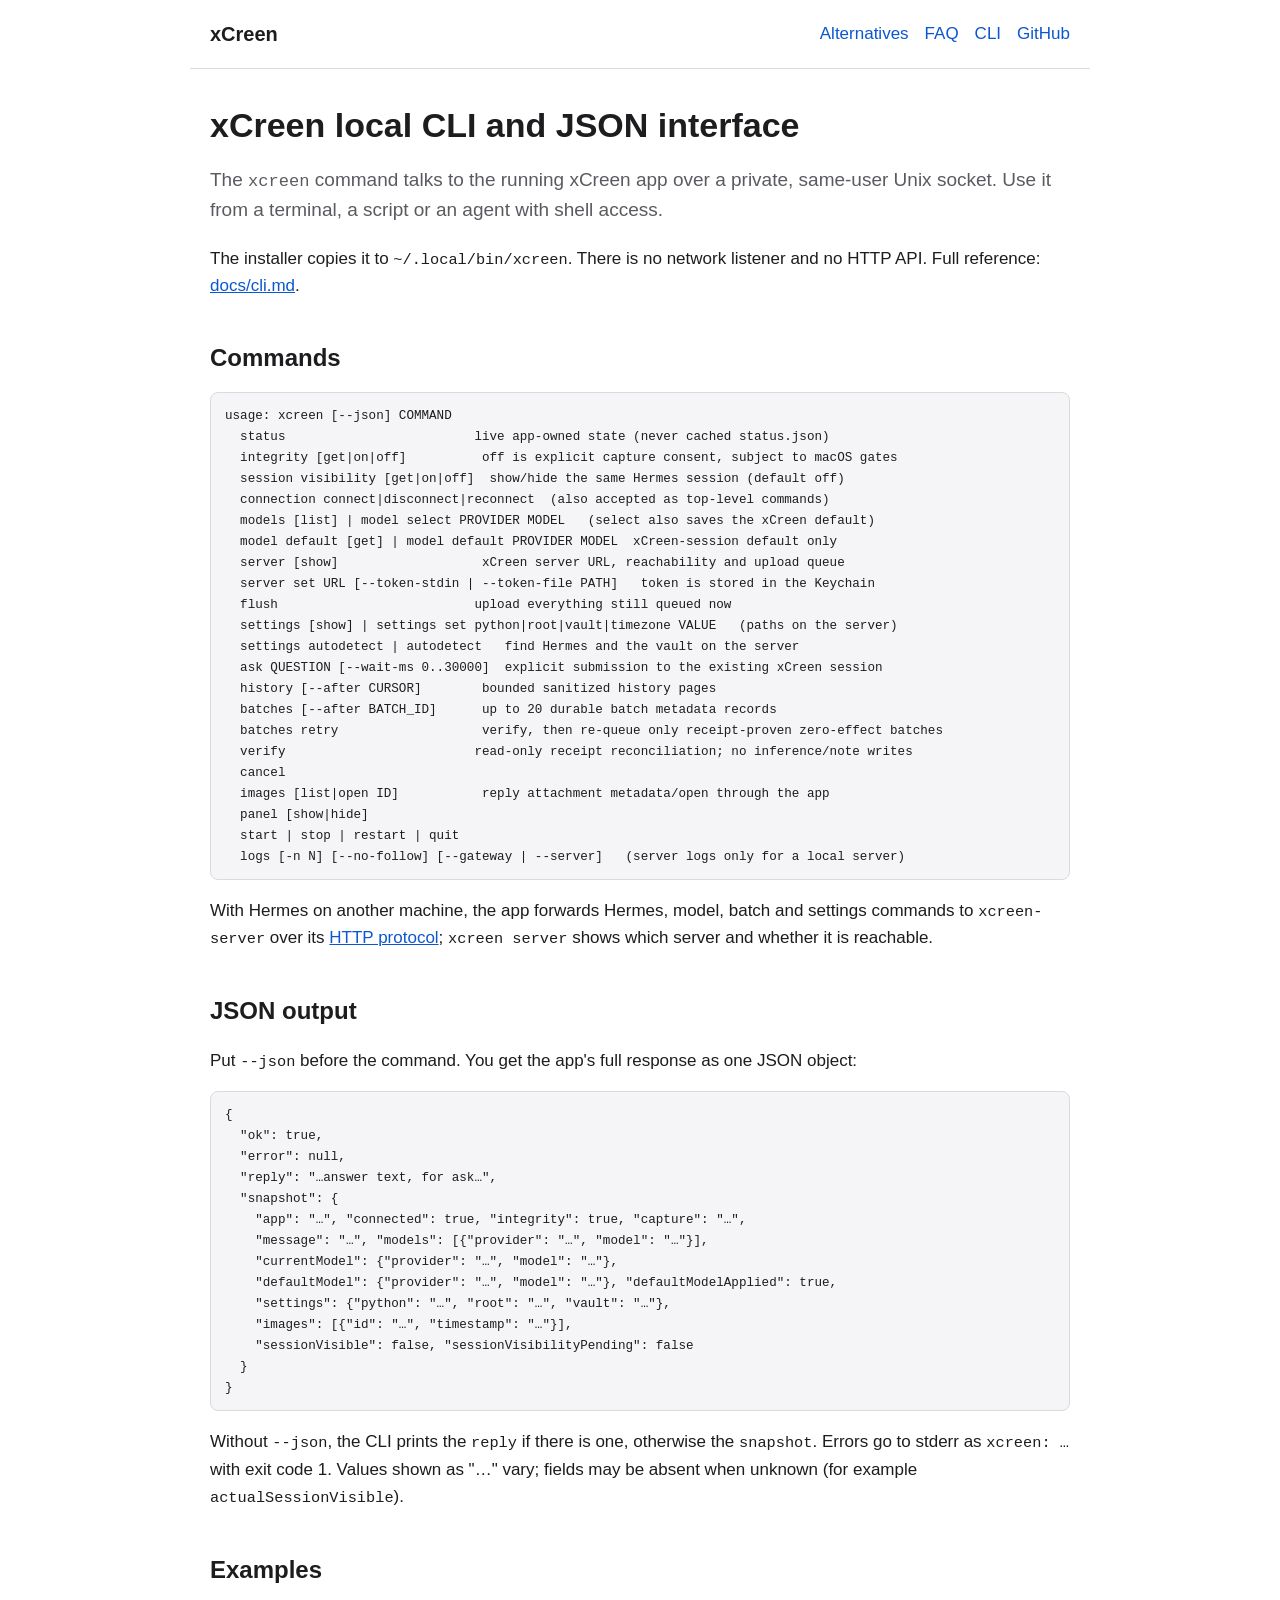
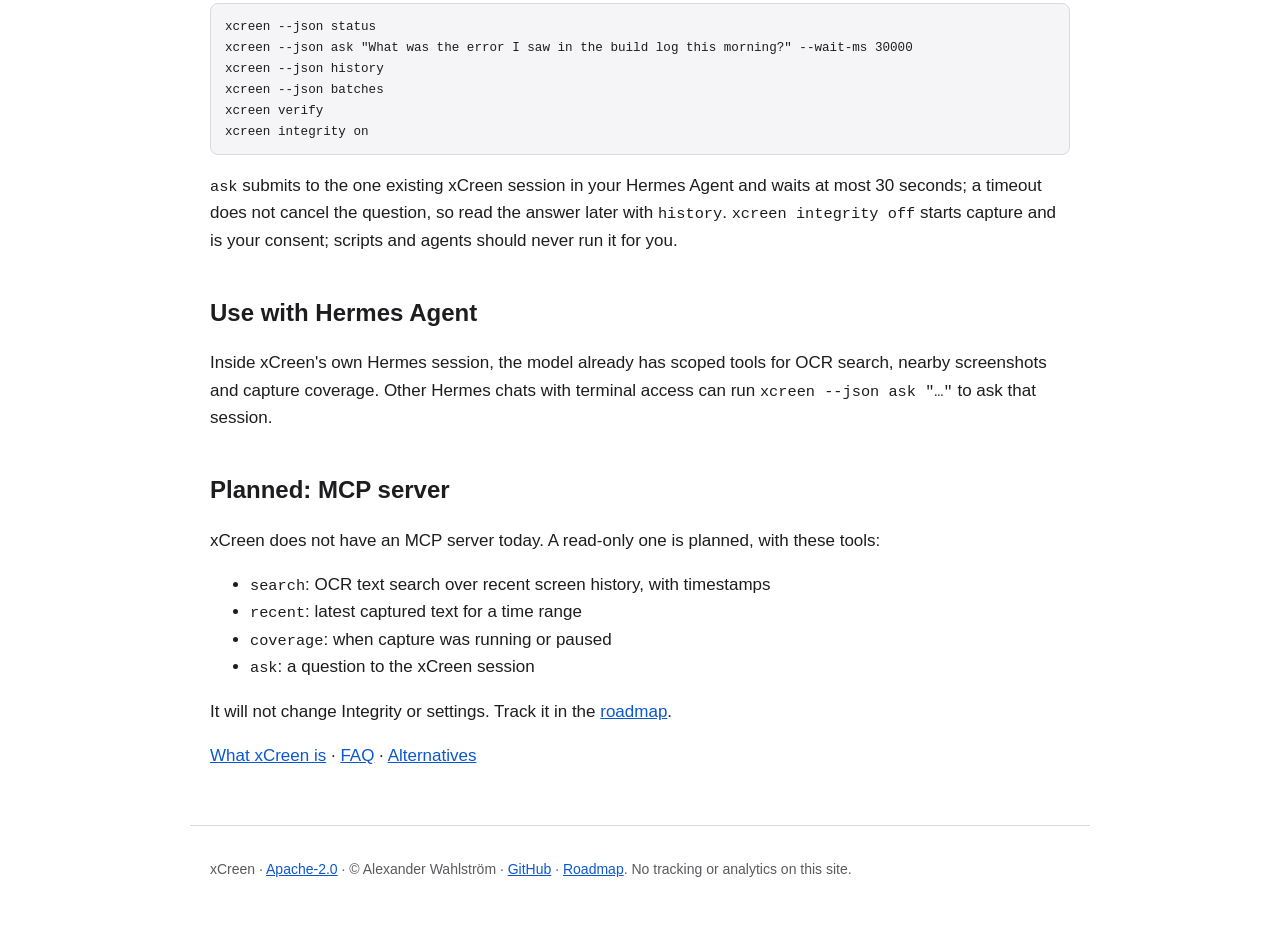
<file: site/cli/index.html>
<!doctype html>
<html lang="en">
<head>
<meta charset="utf-8">
<meta name="viewport" content="width=device-width,initial-scale=1">
<title>xCreen local CLI and JSON interface: xcreen commands and --json output</title>
<meta name="description" content="The xcreen command-line tool: ask about your screen history, check capture status and read batches from a terminal or agent, with --json output. Works with Hermes on your Mac or on a server; read-only MCP server planned.">
<link rel="canonical" href="https://al-ex-w.github.io/xCreen/cli/">
<link rel="icon" href="../favicon.svg" type="image/svg+xml">
<link rel="stylesheet" href="../style.css">
<meta property="og:type" content="article">
<meta property="og:site_name" content="xCreen">
<meta property="og:title" content="xCreen local CLI and JSON interface">
<meta property="og:description" content="The xcreen command-line tool: ask about your screen history, check capture status and read batches from a terminal or agent, with --json output. Works with Hermes on your Mac or on a server; read-only MCP server planned.">
<meta property="og:url" content="https://al-ex-w.github.io/xCreen/cli/">
<meta property="og:image" content="https://al-ex-w.github.io/xCreen/assets/social-preview.png">
<meta property="og:image:width" content="1280">
<meta property="og:image:height" content="640">
<meta property="og:image:alt" content="xCreen: screen memory for Hermes on macOS">
<meta name="twitter:card" content="summary_large_image">
<meta name="twitter:title" content="xCreen local CLI and JSON interface">
<meta name="twitter:description" content="The xcreen command-line tool: ask about your screen history, check capture status and read batches from a terminal or agent, with --json output. Works with Hermes on your Mac or on a server; read-only MCP server planned.">
<meta name="twitter:image" content="https://al-ex-w.github.io/xCreen/assets/social-preview.png">
<script type="application/ld+json">
{
  "@context": "https://schema.org",
  "@type": "TechArticle",
  "headline": "xCreen local CLI and JSON interface",
  "description": "The xcreen command-line tool: ask about your screen history, check capture status and read batches from a terminal or agent, with --json output. Works with Hermes on your Mac or on a server; read-only MCP server planned.",
  "url": "https://al-ex-w.github.io/xCreen/cli/",
  "mainEntityOfPage": "https://al-ex-w.github.io/xCreen/cli/",
  "datePublished": "2026-10-18",
  "dateModified": "2026-10-18",
  "inLanguage": "en",
  "image": "https://al-ex-w.github.io/xCreen/assets/social-preview.png",
  "author": {
    "@type": "Person",
    "name": "Alexander Wahlström",
    "url": "https://github.com/Al-ex-W"
  },
  "about": {
    "@type": "SoftwareApplication",
    "name": "xCreen",
    "operatingSystem": "macOS 14+",
    "url": "https://github.com/Al-ex-W/xCreen"
  },
  "keywords": "xcreen CLI, JSON, local CLI, screen history, searchable timeline, Hermes Agent, macOS"
}
</script>
</head>
<body>
<header>
  <a class="brand" href="../">xCreen</a>
  <nav><a href="../alternatives/">Alternatives</a><a href="../faq/">FAQ</a><a href="./">CLI</a><a href="https://github.com/Al-ex-W/xCreen">GitHub</a></nav>
</header>
<main>
<h1>xCreen local CLI and JSON interface</h1>
<p class="lead">The <code>xcreen</code> command talks to the running xCreen app over a private, same-user Unix socket. Use it from a terminal, a script or an agent with shell access.</p>
<p>The installer copies it to <code>~/.local/bin/xcreen</code>. There is no network listener and no HTTP API. Full reference: <a href="https://github.com/Al-ex-W/xCreen/blob/main/docs/cli.md">docs/cli.md</a>.</p>

<h2 id="commands">Commands</h2>
<pre><code>usage: xcreen [--json] COMMAND
  status                         live app-owned state (never cached status.json)
  integrity [get|on|off]          off is explicit capture consent, subject to macOS gates
  session visibility [get|on|off]  show/hide the same Hermes session (default off)
  connection connect|disconnect|reconnect  (also accepted as top-level commands)
  models [list] | model select PROVIDER MODEL   (select also saves the xCreen default)
  model default [get] | model default PROVIDER MODEL  xCreen-session default only
  server [show]                   xCreen server URL, reachability and upload queue
  server set URL [--token-stdin | --token-file PATH]   token is stored in the Keychain
  flush                          upload everything still queued now
  settings [show] | settings set python|root|vault|timezone VALUE   (paths on the server)
  settings autodetect | autodetect   find Hermes and the vault on the server
  ask QUESTION [--wait-ms 0..30000]  explicit submission to the existing xCreen session
  history [--after CURSOR]        bounded sanitized history pages
  batches [--after BATCH_ID]      up to 20 durable batch metadata records
  batches retry                   verify, then re-queue only receipt-proven zero-effect batches
  verify                         read-only receipt reconciliation; no inference/note writes
  cancel
  images [list|open ID]           reply attachment metadata/open through the app
  panel [show|hide]
  start | stop | restart | quit
  logs [-n N] [--no-follow] [--gateway | --server]   (server logs only for a local server)</code></pre>
<p>With Hermes on another machine, the app forwards Hermes, model, batch and settings commands to <code>xcreen-server</code> over its <a href="https://github.com/Al-ex-W/xCreen/blob/main/docs/protocol.md">HTTP protocol</a>; <code>xcreen server</code> shows which server and whether it is reachable.</p>

<h2 id="json-output">JSON output</h2>
<p>Put <code>--json</code> before the command. You get the app's full response as one JSON object:</p>
<pre><code>{
  "ok": true,
  "error": null,
  "reply": "…answer text, for ask…",
  "snapshot": {
    "app": "…", "connected": true, "integrity": true, "capture": "…",
    "message": "…", "models": [{"provider": "…", "model": "…"}],
    "currentModel": {"provider": "…", "model": "…"},
    "defaultModel": {"provider": "…", "model": "…"}, "defaultModelApplied": true,
    "settings": {"python": "…", "root": "…", "vault": "…"},
    "images": [{"id": "…", "timestamp": "…"}],
    "sessionVisible": false, "sessionVisibilityPending": false
  }
}</code></pre>
<p>Without <code>--json</code>, the CLI prints the <code>reply</code> if there is one, otherwise the <code>snapshot</code>. Errors go to stderr as <code>xcreen: …</code> with exit code 1. Values shown as "…" vary; fields may be absent when unknown (for example <code>actualSessionVisible</code>).</p>

<h2 id="examples">Examples</h2>
<pre><code>xcreen --json status
xcreen --json ask "What was the error I saw in the build log this morning?" --wait-ms 30000
xcreen --json history
xcreen --json batches
xcreen verify
xcreen integrity on</code></pre>
<p><code>ask</code> submits to the one existing xCreen session in your Hermes Agent and waits at most 30 seconds; a timeout does not cancel the question, so read the answer later with <code>history</code>. <code>xcreen integrity off</code> starts capture and is your consent; scripts and agents should never run it for you.</p>

<h2 id="hermes-agent">Use with Hermes Agent</h2>
<p>Inside xCreen's own Hermes session, the model already has scoped tools for OCR search, nearby screenshots and capture coverage. Other Hermes chats with terminal access can run <code>xcreen --json ask "…"</code> to ask that session.</p>

<h2 id="planned-mcp-server">Planned: MCP server</h2>
<p>xCreen does not have an MCP server today. A read-only one is planned, with these tools:</p>
<ul>
  <li><code>search</code>: OCR text search over recent screen history, with timestamps</li>
  <li><code>recent</code>: latest captured text for a time range</li>
  <li><code>coverage</code>: when capture was running or paused</li>
  <li><code>ask</code>: a question to the xCreen session</li>
</ul>
<p>It will not change Integrity or settings. Track it in the <a href="https://github.com/Al-ex-W/xCreen/blob/main/docs/roadmap.md">roadmap</a>.</p>
<p><a href="../">What xCreen is</a> · <a href="../faq/">FAQ</a> · <a href="../alternatives/">Alternatives</a></p>
</main>
<footer>
  <p>xCreen · <a href="https://github.com/Al-ex-W/xCreen/blob/main/LICENSE">Apache-2.0</a> · © Alexander Wahlström · <a href="https://github.com/Al-ex-W/xCreen">GitHub</a> · <a href="https://github.com/Al-ex-W/xCreen/blob/main/docs/roadmap.md">Roadmap</a>. No tracking or analytics on this site.</p>
</footer>
</body>
</html>
</file>
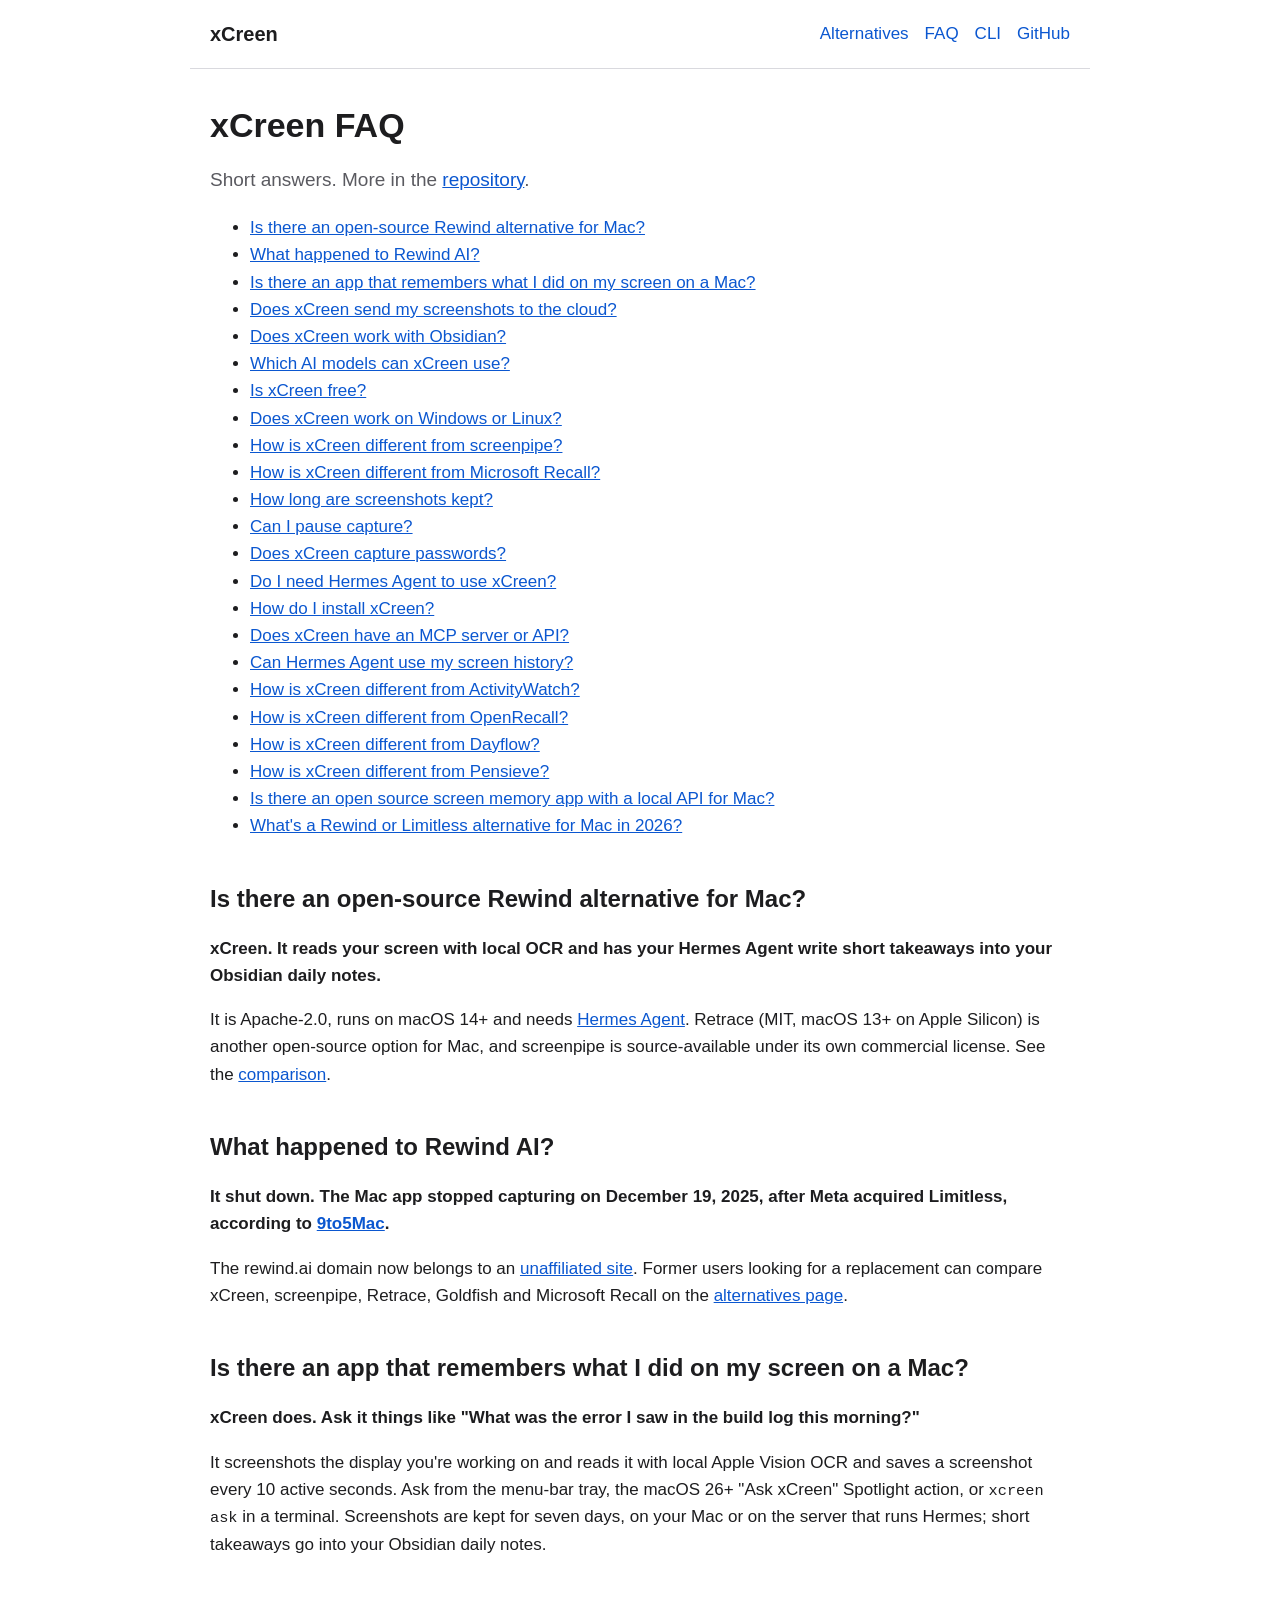
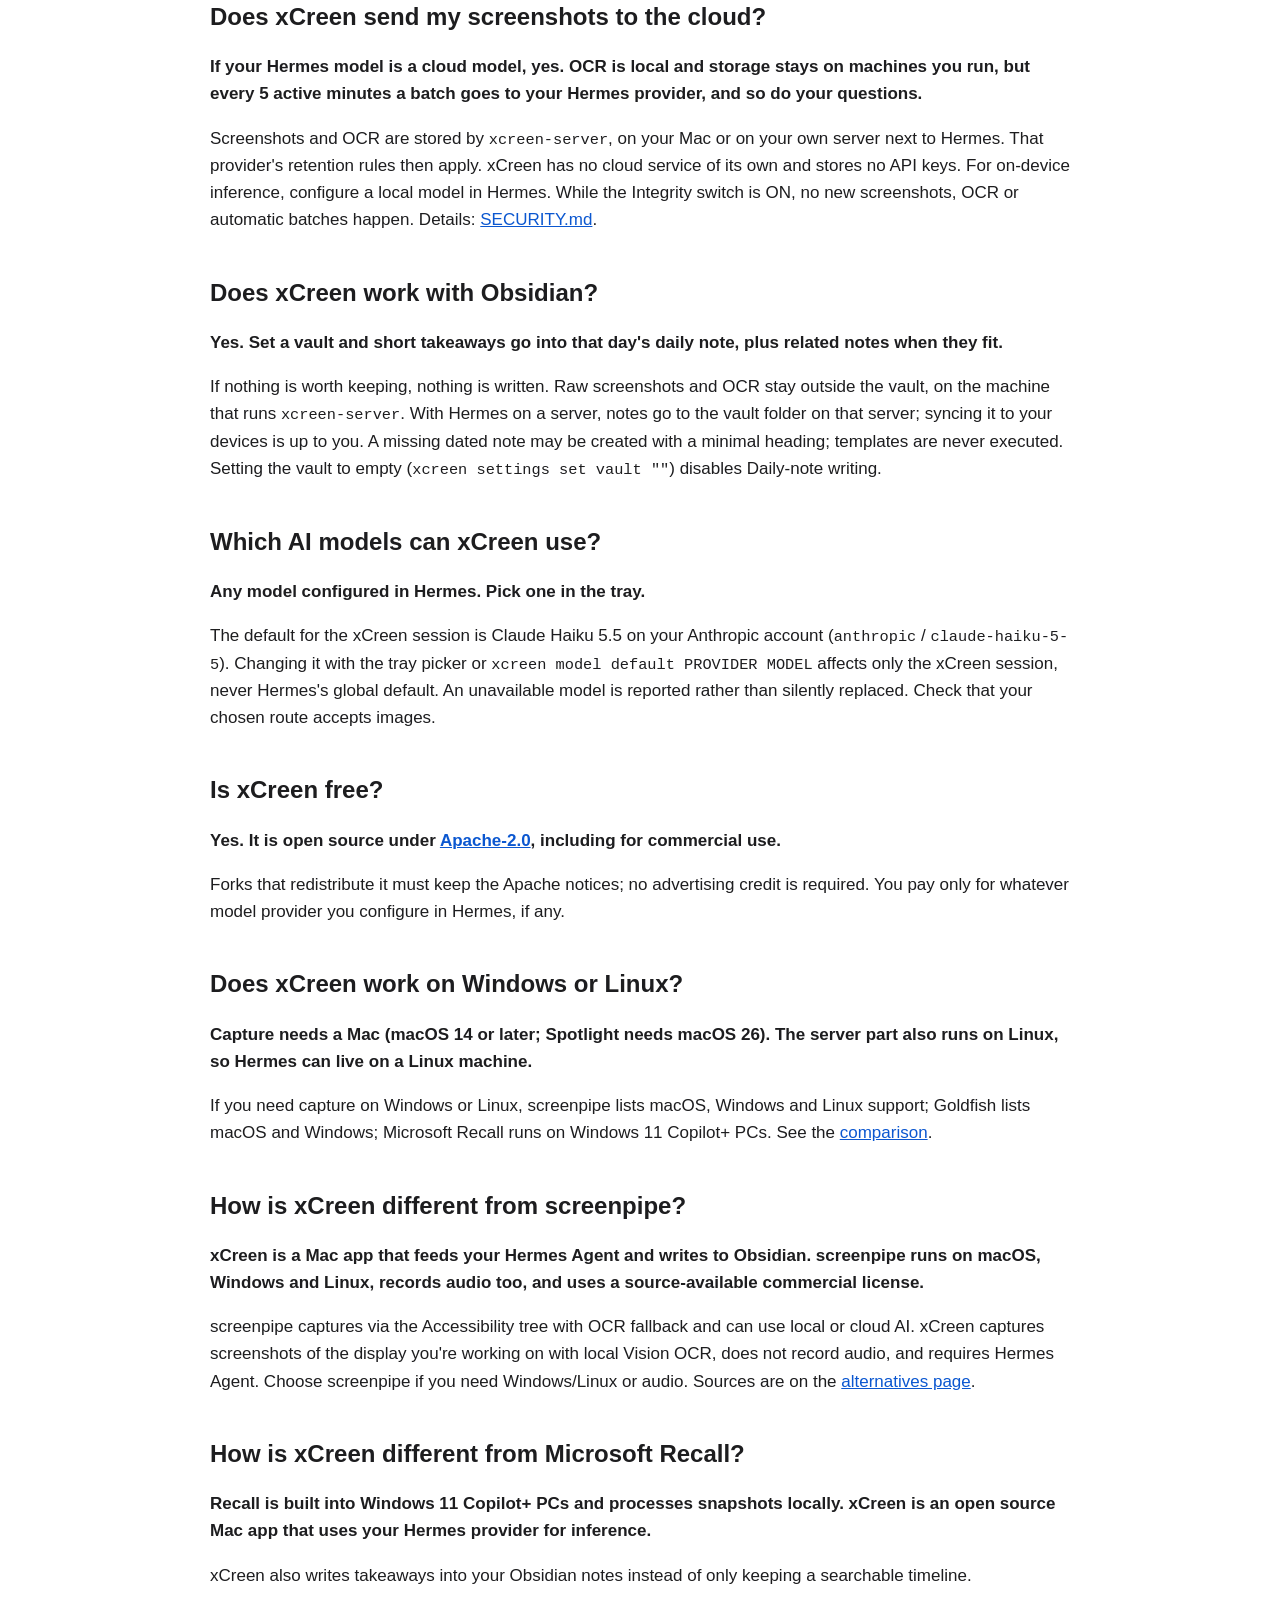
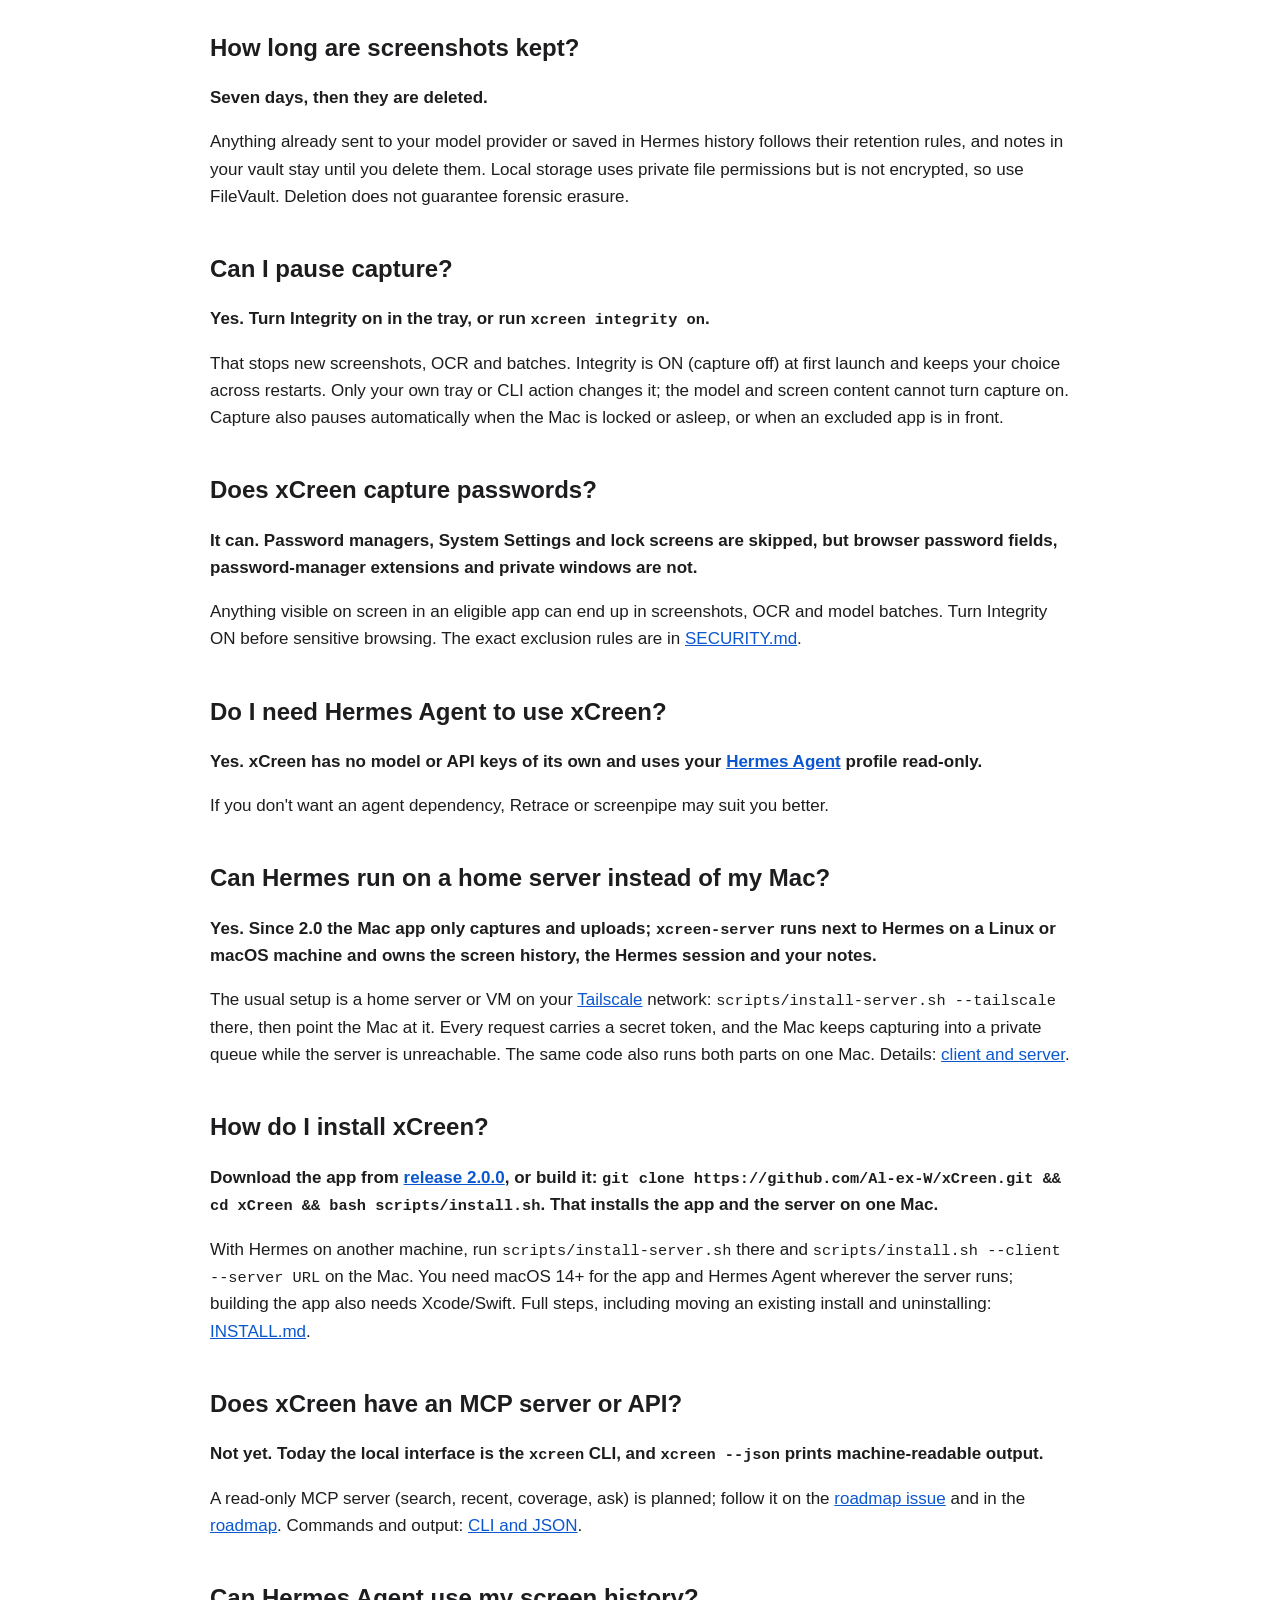
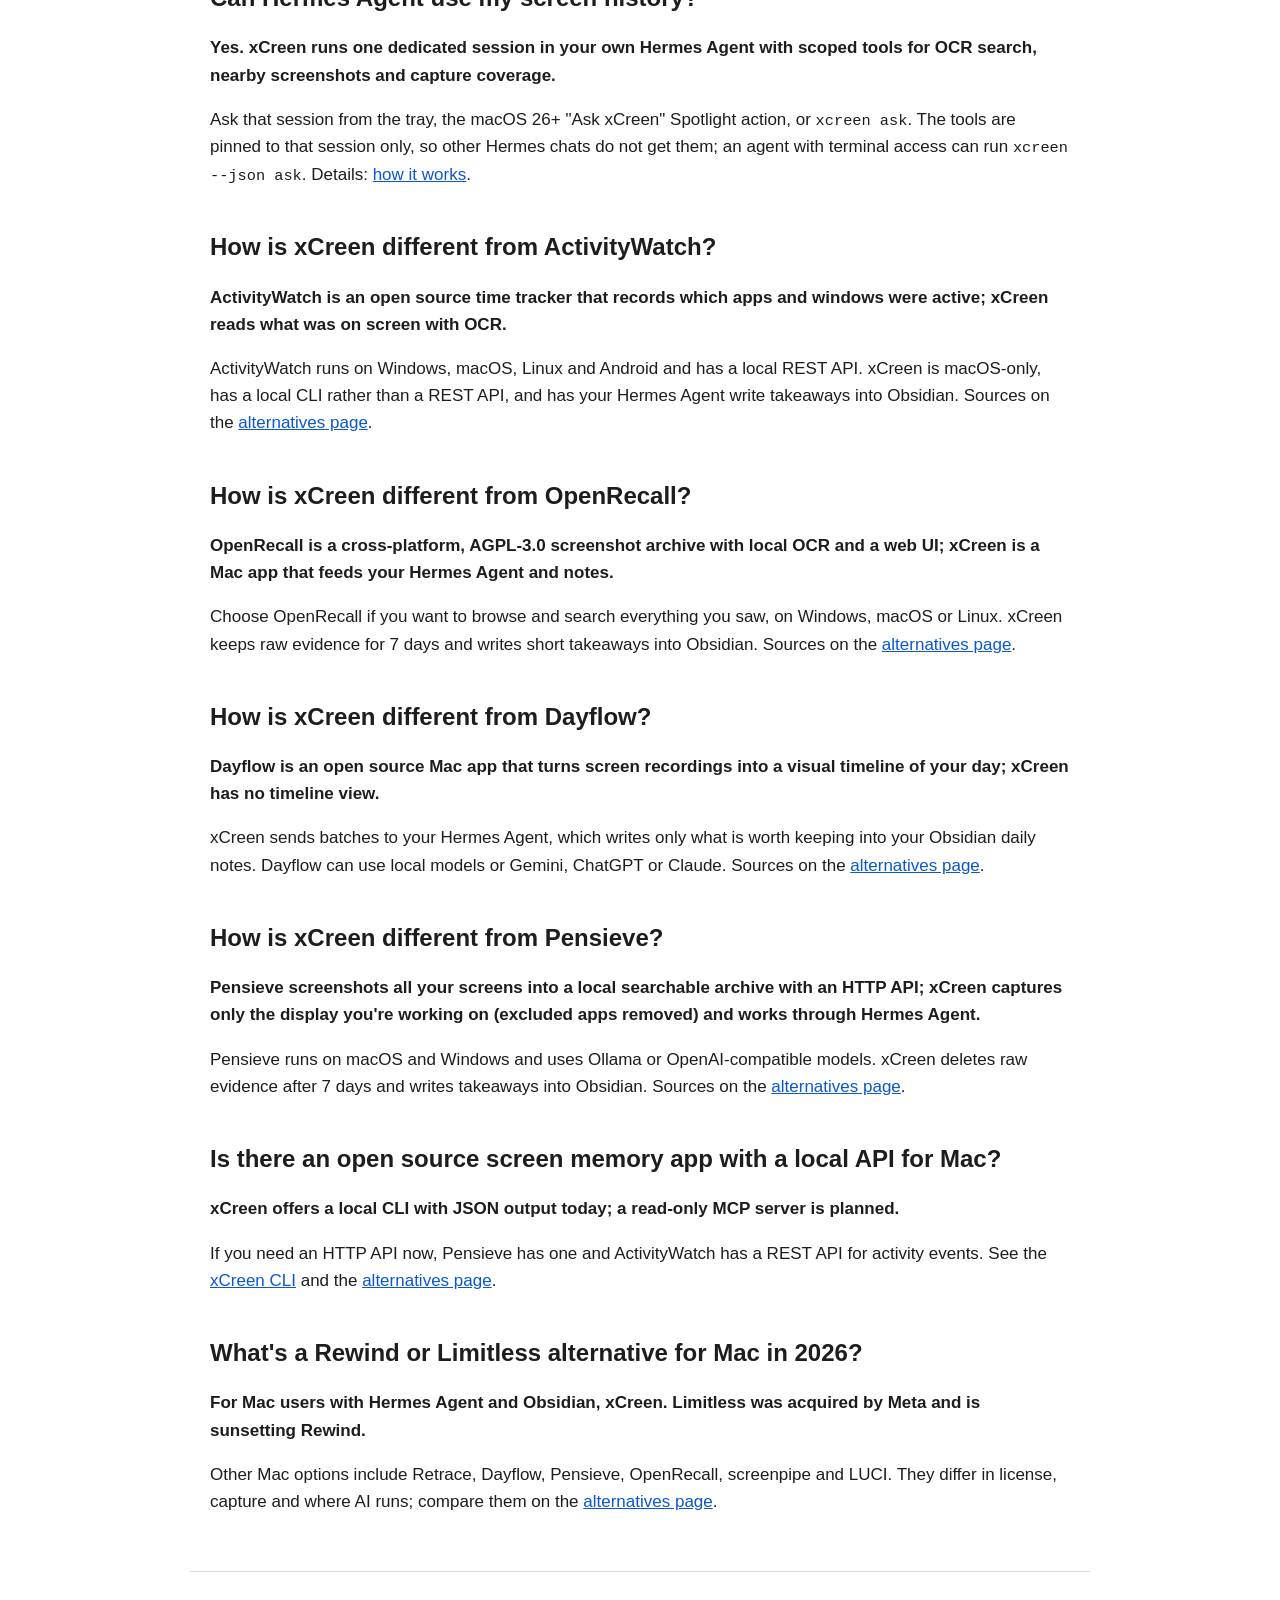
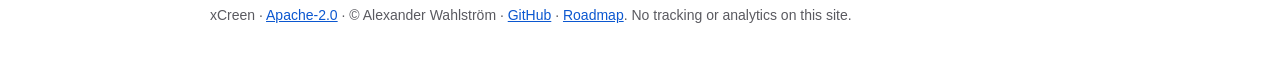
<file: site/faq/index.html>
<!doctype html>
<html lang="en">
<head>
<meta charset="utf-8">
<meta name="viewport" content="width=device-width,initial-scale=1">
<title>xCreen FAQ: screen memory for Hermes on macOS, open source Rewind alternative</title>
<meta name="description" content="Answers about xCreen, screen history for Hermes Agent on macOS: Rewind, Limitless, ActivityWatch, Dayflow, OpenRecall and Pensieve compared, local CLI, MCP plans, privacy.">
<link rel="canonical" href="https://al-ex-w.github.io/xCreen/faq/">
<link rel="icon" href="../favicon.svg" type="image/svg+xml">
<link rel="stylesheet" href="../style.css">
<meta property="og:type" content="website">
<meta property="og:site_name" content="xCreen">
<meta property="og:title" content="xCreen FAQ">
<meta property="og:description" content="Answers about xCreen, screen history for Hermes Agent on macOS: Rewind, Limitless, ActivityWatch, Dayflow, OpenRecall and Pensieve compared, local CLI, MCP plans, privacy.">
<meta property="og:url" content="https://al-ex-w.github.io/xCreen/faq/">
<meta property="og:image" content="https://al-ex-w.github.io/xCreen/assets/social-preview.png">
<meta property="og:image:width" content="1280">
<meta property="og:image:height" content="640">
<meta property="og:image:alt" content="xCreen: screen memory for Hermes on macOS">
<meta name="twitter:card" content="summary_large_image">
<meta name="twitter:title" content="xCreen FAQ">
<meta name="twitter:description" content="Answers about xCreen, screen history for Hermes Agent on macOS: Rewind, Limitless, ActivityWatch, Dayflow, OpenRecall and Pensieve compared, local CLI, MCP plans, privacy.">
<meta name="twitter:image" content="https://al-ex-w.github.io/xCreen/assets/social-preview.png">
<script type="application/ld+json">
{
  "@context": "https://schema.org",
  "@type": "FAQPage",
  "url": "https://al-ex-w.github.io/xCreen/faq/",
  "mainEntity": [
    {
      "@type": "Question",
      "name": "Is there an open-source Rewind alternative for Mac?",
      "acceptedAnswer": {
        "@type": "Answer",
        "text": "xCreen. It reads your screen with local OCR and has your Hermes Agent write short takeaways into your Obsidian daily notes. It is Apache-2.0, runs on macOS 14+ and needs Hermes Agent. Retrace (MIT, macOS 13+ on Apple Silicon) is another open-source option for Mac, and screenpipe is source-available under its own commercial license. See the comparison."
      }
    },
    {
      "@type": "Question",
      "name": "What happened to Rewind AI?",
      "acceptedAnswer": {
        "@type": "Answer",
        "text": "It shut down. The Mac app stopped capturing on December 19, 2025, after Meta acquired Limitless, according to 9to5Mac. The rewind.ai domain now belongs to an unaffiliated site. Former users looking for a replacement can compare xCreen, screenpipe, Retrace, Goldfish and Microsoft Recall on the alternatives page."
      }
    },
    {
      "@type": "Question",
      "name": "Is there an app that remembers what I did on my screen on a Mac?",
      "acceptedAnswer": {
        "@type": "Answer",
        "text": "xCreen does. Ask it things like \"What was the error I saw in the build log this morning?\" It screenshots the display you're working on and reads it with local Apple Vision OCR and saves a screenshot every 10 active seconds. Ask from the menu-bar tray, the macOS 26+ \"Ask xCreen\" Spotlight action, or xcreen ask in a terminal. Screenshots are kept for seven days, on your Mac or on the server that runs Hermes; short takeaways go into your Obsidian daily notes."
      }
    },
    {
      "@type": "Question",
      "name": "Does xCreen send my screenshots to the cloud?",
      "acceptedAnswer": {
        "@type": "Answer",
        "text": "If your Hermes model is a cloud model, yes. OCR is local and storage stays on machines you run (your Mac, or your own server next to Hermes), but every 5 active minutes a batch goes to your Hermes provider, and so do your questions. That provider's retention rules then apply. xCreen has no cloud service of its own and stores no API keys. For on-device inference, configure a local model in Hermes. While the Integrity switch is ON, no new screenshots, OCR or automatic batches happen. Details: SECURITY.md."
      }
    },
    {
      "@type": "Question",
      "name": "Does xCreen work with Obsidian?",
      "acceptedAnswer": {
        "@type": "Answer",
        "text": "Yes. Set a vault and short takeaways go into that day's daily note, plus related notes when they fit. If nothing is worth keeping, nothing is written. Raw screenshots and OCR stay outside the vault in ~/Library/Application Support/xCreen. A missing dated note may be created with a minimal heading; templates are never executed. Setting the vault to empty (xcreen settings set vault \"\") disables Daily-note writing."
      }
    },
    {
      "@type": "Question",
      "name": "Which AI models can xCreen use?",
      "acceptedAnswer": {
        "@type": "Answer",
        "text": "Any model configured in Hermes. Pick one in the tray. The default for the xCreen session is Claude Haiku 5.5 on your Anthropic account (anthropic / claude-haiku-5-5). Changing it with the tray picker or xcreen model default PROVIDER MODEL affects only the xCreen session, never Hermes's global default. An unavailable model is reported rather than silently replaced. Check that your chosen route accepts images."
      }
    },
    {
      "@type": "Question",
      "name": "Is xCreen free?",
      "acceptedAnswer": {
        "@type": "Answer",
        "text": "Yes. It is open source under Apache-2.0, including for commercial use. Forks that redistribute it must keep the Apache notices; no advertising credit is required. You pay only for whatever model provider you configure in Hermes, if any."
      }
    },
    {
      "@type": "Question",
      "name": "Does xCreen work on Windows or Linux?",
      "acceptedAnswer": {
        "@type": "Answer",
        "text": "Capture needs a Mac: the app runs on macOS 14 or later (Spotlight needs macOS 26). The server part, which runs next to Hermes, also runs on Linux, so Hermes can live on a Linux machine. If you need capture on Windows or Linux, screenpipe lists macOS, Windows and Linux support; Goldfish lists macOS and Windows; Microsoft Recall runs on Windows 11 Copilot+ PCs. See the comparison."
      }
    },
    {
      "@type": "Question",
      "name": "How is xCreen different from screenpipe?",
      "acceptedAnswer": {
        "@type": "Answer",
        "text": "xCreen is a Mac app that feeds your Hermes Agent and writes to Obsidian. screenpipe runs on macOS, Windows and Linux, records audio too, and uses a source-available commercial license. screenpipe captures via the Accessibility tree with OCR fallback and can use local or cloud AI. xCreen captures screenshots of the display you're working on with local Vision OCR, does not record audio, and requires Hermes Agent. Choose screenpipe if you need Windows/Linux or audio. Sources are on the alternatives page."
      }
    },
    {
      "@type": "Question",
      "name": "How is xCreen different from Microsoft Recall?",
      "acceptedAnswer": {
        "@type": "Answer",
        "text": "Recall is built into Windows 11 Copilot+ PCs and processes snapshots locally. xCreen is an open source Mac app that uses your Hermes provider for inference. xCreen also writes takeaways into your Obsidian notes instead of only keeping a searchable timeline."
      }
    },
    {
      "@type": "Question",
      "name": "How long are screenshots kept?",
      "acceptedAnswer": {
        "@type": "Answer",
        "text": "Seven days, then they are deleted. Anything already sent to your model provider or saved in Hermes history follows their retention rules, and notes in your vault stay until you delete them. Storage, on your Mac or your server, uses private file permissions but is not encrypted, so use FileVault or disk encryption. Deletion does not guarantee forensic erasure."
      }
    },
    {
      "@type": "Question",
      "name": "Can I pause capture?",
      "acceptedAnswer": {
        "@type": "Answer",
        "text": "Yes. Turn Integrity on in the tray, or run xcreen integrity on. That stops new screenshots, OCR and batches. Integrity is ON (capture off) at first launch and keeps your choice across restarts. Only your own tray or CLI action changes it; the model and screen content cannot turn capture on. Capture also pauses automatically when the Mac is locked or asleep, or when an excluded app is in front."
      }
    },
    {
      "@type": "Question",
      "name": "Does xCreen capture passwords?",
      "acceptedAnswer": {
        "@type": "Answer",
        "text": "It can. Password managers, System Settings and lock screens are skipped, but browser password fields, password-manager extensions and private windows are not. Anything visible on screen in an eligible app can end up in screenshots, OCR and model batches. Turn Integrity ON before sensitive browsing. The exact exclusion rules are in SECURITY.md."
      }
    },
    {
      "@type": "Question",
      "name": "Do I need Hermes Agent to use xCreen?",
      "acceptedAnswer": {
        "@type": "Answer",
        "text": "Yes. xCreen has no model or API keys of its own and uses your Hermes Agent profile read-only. If you don't want an agent dependency, Retrace or screenpipe may suit you better."
      }
    },
    {
      "@type": "Question",
      "name": "Can Hermes run on a home server instead of my Mac?",
      "acceptedAnswer": {
        "@type": "Answer",
        "text": "Yes. Since 2.0 the Mac app only captures and uploads; xcreen-server runs next to Hermes on a Linux or macOS machine and owns the screen history, the Hermes session and your notes. The usual setup is a home server or VM on your Tailscale network. Every request carries a secret token, and the Mac keeps capturing into a private queue while the server is unreachable. The same code also runs both parts on one Mac."
      }
    },
    {
      "@type": "Question",
      "name": "How do I install xCreen?",
      "acceptedAnswer": {
        "@type": "Answer",
        "text": "Download the app from release 2.0.0, or build it: git clone https://github.com/Al-ex-W/xCreen.git && cd xCreen && bash scripts/install.sh. That installs the app and the server on one Mac. With Hermes on another machine, run scripts/install-server.sh there and scripts/install.sh --client --server URL on the Mac. You need macOS 14+ for the app and Hermes Agent wherever the server runs; building the app also needs Xcode/Swift. Full steps, including moving an existing install and uninstalling: INSTALL.md."
      }
    },
    {
      "@type": "Question",
      "name": "Does xCreen have an MCP server or API?",
      "acceptedAnswer": {
        "@type": "Answer",
        "text": "Not yet. Today the local interface is the xcreen CLI, and xcreen --json prints machine-readable output. A read-only MCP server (search, recent, coverage, ask) is planned; follow it on the roadmap issue and in the roadmap. Commands and output: CLI and JSON."
      }
    },
    {
      "@type": "Question",
      "name": "Can Hermes Agent use my screen history?",
      "acceptedAnswer": {
        "@type": "Answer",
        "text": "Yes. xCreen runs one dedicated session in your own Hermes Agent with scoped tools for OCR search, nearby screenshots and capture coverage. Ask that session from the tray, the macOS 26+ \"Ask xCreen\" Spotlight action, or xcreen ask. The tools are pinned to that session only, so other Hermes chats do not get them; an agent with terminal access can run xcreen --json ask. Details: how it works."
      }
    },
    {
      "@type": "Question",
      "name": "How is xCreen different from ActivityWatch?",
      "acceptedAnswer": {
        "@type": "Answer",
        "text": "ActivityWatch is an open source time tracker that records which apps and windows were active; xCreen reads what was on screen with OCR. ActivityWatch runs on Windows, macOS, Linux and Android and has a local REST API. xCreen is macOS-only, has a local CLI rather than a REST API, and has your Hermes Agent write takeaways into Obsidian. Sources on the alternatives page."
      }
    },
    {
      "@type": "Question",
      "name": "How is xCreen different from OpenRecall?",
      "acceptedAnswer": {
        "@type": "Answer",
        "text": "OpenRecall is a cross-platform, AGPL-3.0 screenshot archive with local OCR and a web UI; xCreen is a Mac app that feeds your Hermes Agent and notes. Choose OpenRecall if you want to browse and search everything you saw, on Windows, macOS or Linux. xCreen keeps raw evidence for 7 days and writes short takeaways into Obsidian. Sources on the alternatives page."
      }
    },
    {
      "@type": "Question",
      "name": "How is xCreen different from Dayflow?",
      "acceptedAnswer": {
        "@type": "Answer",
        "text": "Dayflow is an open source Mac app that turns screen recordings into a visual timeline of your day; xCreen has no timeline view. xCreen sends batches to your Hermes Agent, which writes only what is worth keeping into your Obsidian daily notes. Dayflow can use local models or Gemini, ChatGPT or Claude. Sources on the alternatives page."
      }
    },
    {
      "@type": "Question",
      "name": "How is xCreen different from Pensieve?",
      "acceptedAnswer": {
        "@type": "Answer",
        "text": "Pensieve screenshots all your screens into a local searchable archive with an HTTP API; xCreen captures only the display you're working on (excluded apps removed) and works through Hermes Agent. Pensieve runs on macOS and Windows and uses Ollama or OpenAI-compatible models. xCreen deletes raw evidence after 7 days and writes takeaways into Obsidian. Sources on the alternatives page."
      }
    },
    {
      "@type": "Question",
      "name": "Is there an open source screen memory app with a local API for Mac?",
      "acceptedAnswer": {
        "@type": "Answer",
        "text": "xCreen offers a local CLI with JSON output today; a read-only MCP server is planned. If you need an HTTP API now, Pensieve has one and ActivityWatch has a REST API for activity events. See the xCreen CLI and the alternatives page."
      }
    },
    {
      "@type": "Question",
      "name": "What's a Rewind or Limitless alternative for Mac in 2026?",
      "acceptedAnswer": {
        "@type": "Answer",
        "text": "For Mac users with Hermes Agent and Obsidian, xCreen. Limitless was acquired by Meta and is sunsetting Rewind. Other Mac options include Retrace, Dayflow, Pensieve, OpenRecall, screenpipe and LUCI. They differ in license, capture and where AI runs; compare them on the alternatives page."
      }
    }
  ]
}
</script>
</head>
<body>
<header>
  <a class="brand" href="../">xCreen</a>
  <nav><a href="../alternatives/">Alternatives</a><a href="./">FAQ</a><a href="../cli/">CLI</a><a href="https://github.com/Al-ex-W/xCreen">GitHub</a></nav>
</header>
<main>
<h1>xCreen FAQ</h1>
<p class="lead">Short answers. More in the <a href="https://github.com/Al-ex-W/xCreen">repository</a>.</p>
<ul>
  <li><a href="#is-there-an-open-source-rewind-alternative-for-mac">Is there an open-source Rewind alternative for Mac?</a></li>
  <li><a href="#what-happened-to-rewind-ai">What happened to Rewind AI?</a></li>
  <li><a href="#is-there-an-app-that-remembers-what-i-did-on-my-screen-on-a-mac">Is there an app that remembers what I did on my screen on a Mac?</a></li>
  <li><a href="#does-xcreen-send-my-screenshots-to-the-cloud">Does xCreen send my screenshots to the cloud?</a></li>
  <li><a href="#does-xcreen-work-with-obsidian">Does xCreen work with Obsidian?</a></li>
  <li><a href="#which-ai-models-can-xcreen-use">Which AI models can xCreen use?</a></li>
  <li><a href="#is-xcreen-free">Is xCreen free?</a></li>
  <li><a href="#does-xcreen-work-on-windows-or-linux">Does xCreen work on Windows or Linux?</a></li>
  <li><a href="#how-is-xcreen-different-from-screenpipe">How is xCreen different from screenpipe?</a></li>
  <li><a href="#how-is-xcreen-different-from-microsoft-recall">How is xCreen different from Microsoft Recall?</a></li>
  <li><a href="#how-long-are-screenshots-kept">How long are screenshots kept?</a></li>
  <li><a href="#can-i-pause-capture">Can I pause capture?</a></li>
  <li><a href="#does-xcreen-capture-passwords">Does xCreen capture passwords?</a></li>
  <li><a href="#do-i-need-hermes-agent-to-use-xcreen">Do I need Hermes Agent to use xCreen?</a></li>
  <li><a href="#how-do-i-install-xcreen">How do I install xCreen?</a></li>
  <li><a href="#does-xcreen-have-an-mcp-server-or-api">Does xCreen have an MCP server or API?</a></li>
  <li><a href="#can-hermes-agent-use-my-screen-history">Can Hermes Agent use my screen history?</a></li>
  <li><a href="#how-is-xcreen-different-from-activitywatch">How is xCreen different from ActivityWatch?</a></li>
  <li><a href="#how-is-xcreen-different-from-openrecall">How is xCreen different from OpenRecall?</a></li>
  <li><a href="#how-is-xcreen-different-from-dayflow">How is xCreen different from Dayflow?</a></li>
  <li><a href="#how-is-xcreen-different-from-pensieve">How is xCreen different from Pensieve?</a></li>
  <li><a href="#is-there-an-open-source-screen-memory-app-with-a-local-api-for-mac">Is there an open source screen memory app with a local API for Mac?</a></li>
  <li><a href="#whats-a-rewind-or-limitless-alternative-for-mac-in-2026">What&#x27;s a Rewind or Limitless alternative for Mac in 2026?</a></li>
</ul>

<h2 id="is-there-an-open-source-rewind-alternative-for-mac">Is there an open-source Rewind alternative for Mac?</h2>
<p><strong>xCreen. It reads your screen with local OCR and has your Hermes Agent write short takeaways into your Obsidian daily notes.</strong></p>
<p>It is Apache-2.0, runs on macOS 14+ and needs <a href="https://github.com/NousResearch/hermes-agent">Hermes Agent</a>. Retrace (MIT, macOS 13+ on Apple Silicon) is another open-source option for Mac, and screenpipe is source-available under its own commercial license. See the <a href="../alternatives/">comparison</a>.</p>

<h2 id="what-happened-to-rewind-ai">What happened to Rewind AI?</h2>
<p><strong>It shut down. The Mac app stopped capturing on December 19, 2025, after Meta acquired Limitless, according to <a href="https://9to5mac.com/2025/12/05/rewind-limitless-meta-acquisition/">9to5Mac</a>.</strong></p>
<p>The rewind.ai domain now belongs to an <a href="https://rewind.ai/what-happened-to-rewind/">unaffiliated site</a>. Former users looking for a replacement can compare xCreen, screenpipe, Retrace, Goldfish and Microsoft Recall on the <a href="../alternatives/">alternatives page</a>.</p>

<h2 id="is-there-an-app-that-remembers-what-i-did-on-my-screen-on-a-mac">Is there an app that remembers what I did on my screen on a Mac?</h2>
<p><strong>xCreen does. Ask it things like "What was the error I saw in the build log this morning?"</strong></p>
<p>It screenshots the display you're working on and reads it with local Apple Vision OCR and saves a screenshot every 10 active seconds. Ask from the menu-bar tray, the macOS 26+ "Ask xCreen" Spotlight action, or <code>xcreen ask</code> in a terminal. Screenshots are kept for seven days, on your Mac or on the server that runs Hermes; short takeaways go into your Obsidian daily notes.</p>

<h2 id="does-xcreen-send-my-screenshots-to-the-cloud">Does xCreen send my screenshots to the cloud?</h2>
<p><strong>If your Hermes model is a cloud model, yes. OCR is local and storage stays on machines you run, but every 5 active minutes a batch goes to your Hermes provider, and so do your questions.</strong></p>
<p>Screenshots and OCR are stored by <code>xcreen-server</code>, on your Mac or on your own server next to Hermes. That provider's retention rules then apply. xCreen has no cloud service of its own and stores no API keys. For on-device inference, configure a local model in Hermes. While the Integrity switch is ON, no new screenshots, OCR or automatic batches happen. Details: <a href="https://github.com/Al-ex-W/xCreen/blob/main/SECURITY.md">SECURITY.md</a>.</p>

<h2 id="does-xcreen-work-with-obsidian">Does xCreen work with Obsidian?</h2>
<p><strong>Yes. Set a vault and short takeaways go into that day's daily note, plus related notes when they fit.</strong></p>
<p>If nothing is worth keeping, nothing is written. Raw screenshots and OCR stay outside the vault, on the machine that runs <code>xcreen-server</code>. With Hermes on a server, notes go to the vault folder on that server; syncing it to your devices is up to you. A missing dated note may be created with a minimal heading; templates are never executed. Setting the vault to empty (<code>xcreen settings set vault ""</code>) disables Daily-note writing.</p>

<h2 id="which-ai-models-can-xcreen-use">Which AI models can xCreen use?</h2>
<p><strong>Any model configured in Hermes. Pick one in the tray.</strong></p>
<p>The default for the xCreen session is Claude Haiku 5.5 on your Anthropic account (<code>anthropic</code> / <code>claude-haiku-5-5</code>). Changing it with the tray picker or <code>xcreen model default PROVIDER MODEL</code> affects only the xCreen session, never Hermes's global default. An unavailable model is reported rather than silently replaced. Check that your chosen route accepts images.</p>

<h2 id="is-xcreen-free">Is xCreen free?</h2>
<p><strong>Yes. It is open source under <a href="https://github.com/Al-ex-W/xCreen/blob/main/LICENSE">Apache-2.0</a>, including for commercial use.</strong></p>
<p>Forks that redistribute it must keep the Apache notices; no advertising credit is required. You pay only for whatever model provider you configure in Hermes, if any.</p>

<h2 id="does-xcreen-work-on-windows-or-linux">Does xCreen work on Windows or Linux?</h2>
<p><strong>Capture needs a Mac (macOS 14 or later; Spotlight needs macOS 26). The server part also runs on Linux, so Hermes can live on a Linux machine.</strong></p>
<p>If you need capture on Windows or Linux, screenpipe lists macOS, Windows and Linux support; Goldfish lists macOS and Windows; Microsoft Recall runs on Windows 11 Copilot+ PCs. See the <a href="../alternatives/">comparison</a>.</p>

<h2 id="how-is-xcreen-different-from-screenpipe">How is xCreen different from screenpipe?</h2>
<p><strong>xCreen is a Mac app that feeds your Hermes Agent and writes to Obsidian. screenpipe runs on macOS, Windows and Linux, records audio too, and uses a source-available commercial license.</strong></p>
<p>screenpipe captures via the Accessibility tree with OCR fallback and can use local or cloud AI. xCreen captures screenshots of the display you're working on with local Vision OCR, does not record audio, and requires Hermes Agent. Choose screenpipe if you need Windows/Linux or audio. Sources are on the <a href="../alternatives/#sources">alternatives page</a>.</p>

<h2 id="how-is-xcreen-different-from-microsoft-recall">How is xCreen different from Microsoft Recall?</h2>
<p><strong>Recall is built into Windows 11 Copilot+ PCs and processes snapshots locally. xCreen is an open source Mac app that uses your Hermes provider for inference.</strong></p>
<p>xCreen also writes takeaways into your Obsidian notes instead of only keeping a searchable timeline.</p>

<h2 id="how-long-are-screenshots-kept">How long are screenshots kept?</h2>
<p><strong>Seven days, then they are deleted.</strong></p>
<p>Anything already sent to your model provider or saved in Hermes history follows their retention rules, and notes in your vault stay until you delete them. Local storage uses private file permissions but is not encrypted, so use FileVault. Deletion does not guarantee forensic erasure.</p>

<h2 id="can-i-pause-capture">Can I pause capture?</h2>
<p><strong>Yes. Turn Integrity on in the tray, or run <code>xcreen integrity on</code>.</strong></p>
<p>That stops new screenshots, OCR and batches. Integrity is ON (capture off) at first launch and keeps your choice across restarts. Only your own tray or CLI action changes it; the model and screen content cannot turn capture on. Capture also pauses automatically when the Mac is locked or asleep, or when an excluded app is in front.</p>

<h2 id="does-xcreen-capture-passwords">Does xCreen capture passwords?</h2>
<p><strong>It can. Password managers, System Settings and lock screens are skipped, but browser password fields, password-manager extensions and private windows are not.</strong></p>
<p>Anything visible on screen in an eligible app can end up in screenshots, OCR and model batches. Turn Integrity ON before sensitive browsing. The exact exclusion rules are in <a href="https://github.com/Al-ex-W/xCreen/blob/main/SECURITY.md">SECURITY.md</a>.</p>

<h2 id="do-i-need-hermes-agent-to-use-xcreen">Do I need Hermes Agent to use xCreen?</h2>
<p><strong>Yes. xCreen has no model or API keys of its own and uses your <a href="https://github.com/NousResearch/hermes-agent">Hermes Agent</a> profile read-only.</strong></p>
<p>If you don't want an agent dependency, Retrace or screenpipe may suit you better.</p>

<h2 id="can-hermes-run-on-a-home-server-instead-of-my-mac">Can Hermes run on a home server instead of my Mac?</h2>
<p><strong>Yes. Since 2.0 the Mac app only captures and uploads; <code>xcreen-server</code> runs next to Hermes on a Linux or macOS machine and owns the screen history, the Hermes session and your notes.</strong></p>
<p>The usual setup is a home server or VM on your <a href="https://tailscale.com/">Tailscale</a> network: <code>scripts/install-server.sh --tailscale</code> there, then point the Mac at it. Every request carries a secret token, and the Mac keeps capturing into a private queue while the server is unreachable. The same code also runs both parts on one Mac. Details: <a href="https://github.com/Al-ex-W/xCreen/blob/main/docs/client-server.md">client and server</a>.</p>

<h2 id="how-do-i-install-xcreen">How do I install xCreen?</h2>
<p><strong>Download the app from <a href="https://github.com/Al-ex-W/xCreen/releases/tag/v2.0.0">release 2.0.0</a>, or build it: <code>git clone https://github.com/Al-ex-W/xCreen.git &amp;&amp; cd xCreen &amp;&amp; bash scripts/install.sh</code>. That installs the app and the server on one Mac.</strong></p>
<p>With Hermes on another machine, run <code>scripts/install-server.sh</code> there and <code>scripts/install.sh --client --server URL</code> on the Mac. You need macOS 14+ for the app and Hermes Agent wherever the server runs; building the app also needs Xcode/Swift. Full steps, including moving an existing install and uninstalling: <a href="https://github.com/Al-ex-W/xCreen/blob/main/INSTALL.md">INSTALL.md</a>.</p>
<h2 id="does-xcreen-have-an-mcp-server-or-api">Does xCreen have an MCP server or API?</h2>
<p><strong>Not yet. Today the local interface is the <code>xcreen</code> CLI, and <code>xcreen --json</code> prints machine-readable output.</strong></p>
<p>A read-only MCP server (search, recent, coverage, ask) is planned; follow it on the <a href="https://github.com/Al-ex-W/xCreen/issues/1">roadmap issue</a> and in the <a href="https://github.com/Al-ex-W/xCreen/blob/main/docs/roadmap.md">roadmap</a>. Commands and output: <a href="../cli/">CLI and JSON</a>.</p>

<h2 id="can-hermes-agent-use-my-screen-history">Can Hermes Agent use my screen history?</h2>
<p><strong>Yes. xCreen runs one dedicated session in your own Hermes Agent with scoped tools for OCR search, nearby screenshots and capture coverage.</strong></p>
<p>Ask that session from the tray, the macOS 26+ "Ask xCreen" Spotlight action, or <code>xcreen ask</code>. The tools are pinned to that session only, so other Hermes chats do not get them; an agent with terminal access can run <code>xcreen --json ask</code>. Details: <a href="https://github.com/Al-ex-W/xCreen/blob/main/docs/how-it-works.md">how it works</a>.</p>

<h2 id="how-is-xcreen-different-from-activitywatch">How is xCreen different from ActivityWatch?</h2>
<p><strong>ActivityWatch is an open source time tracker that records which apps and windows were active; xCreen reads what was on screen with OCR.</strong></p>
<p>ActivityWatch runs on Windows, macOS, Linux and Android and has a local REST API. xCreen is macOS-only, has a local CLI rather than a REST API, and has your Hermes Agent write takeaways into Obsidian. Sources on the <a href="../alternatives/#activitywatch">alternatives page</a>.</p>

<h2 id="how-is-xcreen-different-from-openrecall">How is xCreen different from OpenRecall?</h2>
<p><strong>OpenRecall is a cross-platform, AGPL-3.0 screenshot archive with local OCR and a web UI; xCreen is a Mac app that feeds your Hermes Agent and notes.</strong></p>
<p>Choose OpenRecall if you want to browse and search everything you saw, on Windows, macOS or Linux. xCreen keeps raw evidence for 7 days and writes short takeaways into Obsidian. Sources on the <a href="../alternatives/#openrecall">alternatives page</a>.</p>

<h2 id="how-is-xcreen-different-from-dayflow">How is xCreen different from Dayflow?</h2>
<p><strong>Dayflow is an open source Mac app that turns screen recordings into a visual timeline of your day; xCreen has no timeline view.</strong></p>
<p>xCreen sends batches to your Hermes Agent, which writes only what is worth keeping into your Obsidian daily notes. Dayflow can use local models or Gemini, ChatGPT or Claude. Sources on the <a href="../alternatives/#dayflow">alternatives page</a>.</p>

<h2 id="how-is-xcreen-different-from-pensieve">How is xCreen different from Pensieve?</h2>
<p><strong>Pensieve screenshots all your screens into a local searchable archive with an HTTP API; xCreen captures only the display you're working on (excluded apps removed) and works through Hermes Agent.</strong></p>
<p>Pensieve runs on macOS and Windows and uses Ollama or OpenAI-compatible models. xCreen deletes raw evidence after 7 days and writes takeaways into Obsidian. Sources on the <a href="../alternatives/#pensieve">alternatives page</a>.</p>

<h2 id="is-there-an-open-source-screen-memory-app-with-a-local-api-for-mac">Is there an open source screen memory app with a local API for Mac?</h2>
<p><strong>xCreen offers a local CLI with JSON output today; a read-only MCP server is planned.</strong></p>
<p>If you need an HTTP API now, Pensieve has one and ActivityWatch has a REST API for activity events. See the <a href="../cli/">xCreen CLI</a> and the <a href="../alternatives/">alternatives page</a>.</p>

<h2 id="whats-a-rewind-or-limitless-alternative-for-mac-in-2026">What&#x27;s a Rewind or Limitless alternative for Mac in 2026?</h2>
<p><strong>For Mac users with Hermes Agent and Obsidian, xCreen. Limitless was acquired by Meta and is sunsetting Rewind.</strong></p>
<p>Other Mac options include Retrace, Dayflow, Pensieve, OpenRecall, screenpipe and LUCI. They differ in license, capture and where AI runs; compare them on the <a href="../alternatives/">alternatives page</a>.</p>
</main>
<footer>
  <p>xCreen · <a href="https://github.com/Al-ex-W/xCreen/blob/main/LICENSE">Apache-2.0</a> · © Alexander Wahlström · <a href="https://github.com/Al-ex-W/xCreen">GitHub</a> · <a href="https://github.com/Al-ex-W/xCreen/blob/main/docs/roadmap.md">Roadmap</a>. No tracking or analytics on this site.</p>
</footer>
</body>
</html>
</file>
<file: site/style.css>
:root{--fg:#1d1d1f;--muted:#5a5a60;--bg:#fff;--alt:#f5f5f7;--line:#d9d9de;--link:#0b57d0;--warn:#fff6e0}
@media (prefers-color-scheme:dark){:root{--fg:#ececf0;--muted:#a3a3ab;--bg:#121214;--alt:#1c1c1f;--line:#34343a;--link:#8ab4ff;--warn:#2b2414}}
*{box-sizing:border-box}
html{-webkit-text-size-adjust:100%}
body{margin:0;font:17px/1.6 -apple-system,BlinkMacSystemFont,"Segoe UI",Roboto,Helvetica,Arial,sans-serif;color:var(--fg);background:var(--bg)}
a{color:var(--link)}
header,main,footer{max-width:900px;margin:0 auto;padding:0 20px}
header{display:flex;flex-wrap:wrap;gap:8px 20px;align-items:center;padding-top:18px;padding-bottom:18px;border-bottom:1px solid var(--line)}
header .brand{font-weight:700;font-size:20px;text-decoration:none;color:var(--fg);margin-right:auto}
header nav a{margin-left:16px;text-decoration:none}
h1{font-size:34px;line-height:1.2;margin:36px 0 12px}
h2{font-size:24px;margin:40px 0 10px}
h3{font-size:19px;margin:24px 0 6px}
.lead{font-size:19px;color:var(--muted)}
.hero{display:grid;grid-template-columns:1fr 260px;gap:32px;align-items:start}
.hero img{width:100%;height:auto;border-radius:12px;border:1px solid var(--line)}
@media (max-width:720px){.hero{grid-template-columns:1fr}.hero img{max-width:300px}}
.note{background:var(--warn);border:1px solid var(--line);border-radius:8px;padding:10px 14px}
.cta a{display:inline-block;margin:6px 10px 6px 0;padding:8px 14px;border:1px solid var(--line);border-radius:8px;text-decoration:none;background:var(--alt)}
pre{background:var(--alt);border:1px solid var(--line);border-radius:8px;padding:12px 14px;overflow-x:auto;font-size:14px;line-height:1.5}
code{font-family:ui-monospace,SFMono-Regular,Menlo,monospace;font-size:.9em}
.table-wrap{overflow-x:auto}
table{border-collapse:collapse;width:100%;font-size:14px;line-height:1.45}
th,td{border:1px solid var(--line);padding:8px;text-align:left;vertical-align:top}
thead th{background:var(--alt)}
tbody th{background:var(--alt);white-space:nowrap}
sup a{text-decoration:none}
small,.muted{color:var(--muted)}
ol.sources{font-size:14px;word-break:break-word}
footer{margin-top:56px;padding-top:18px;padding-bottom:36px;border-top:1px solid var(--line);font-size:14px;color:var(--muted)}
</file>
